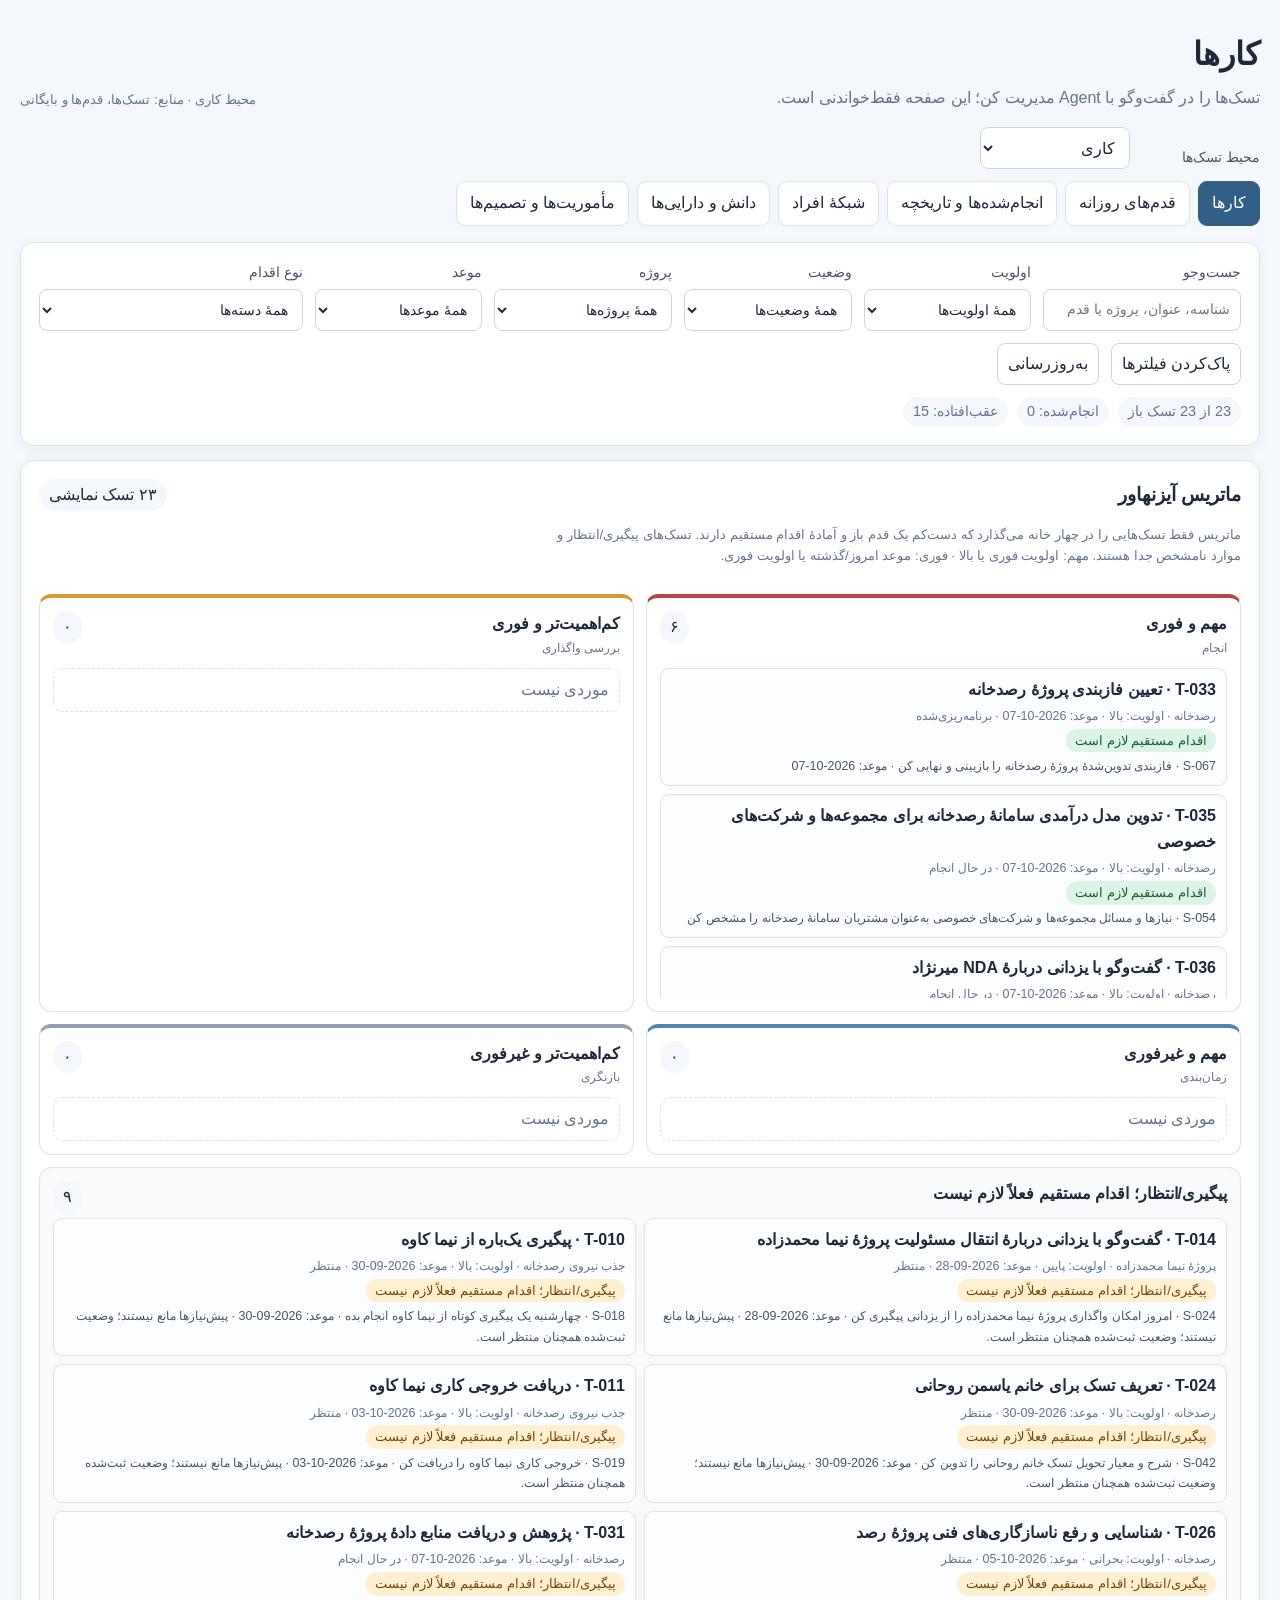
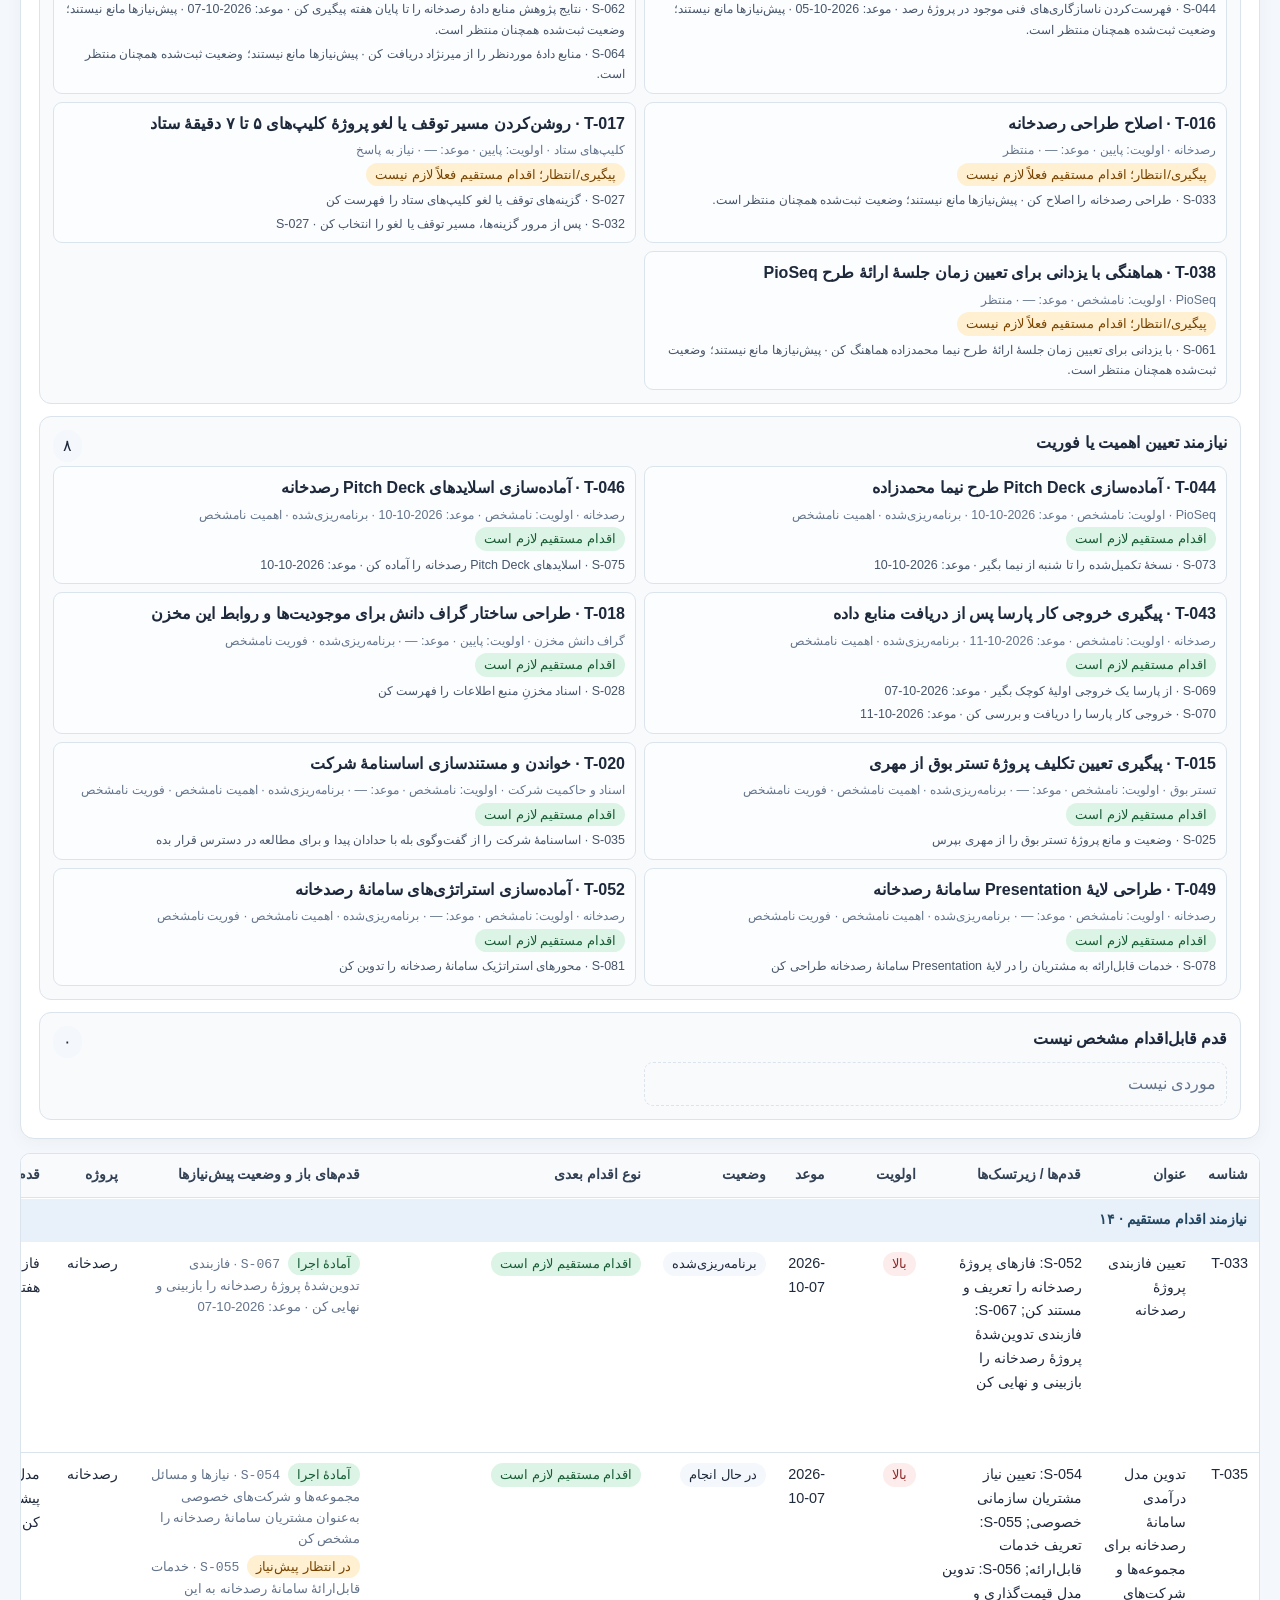
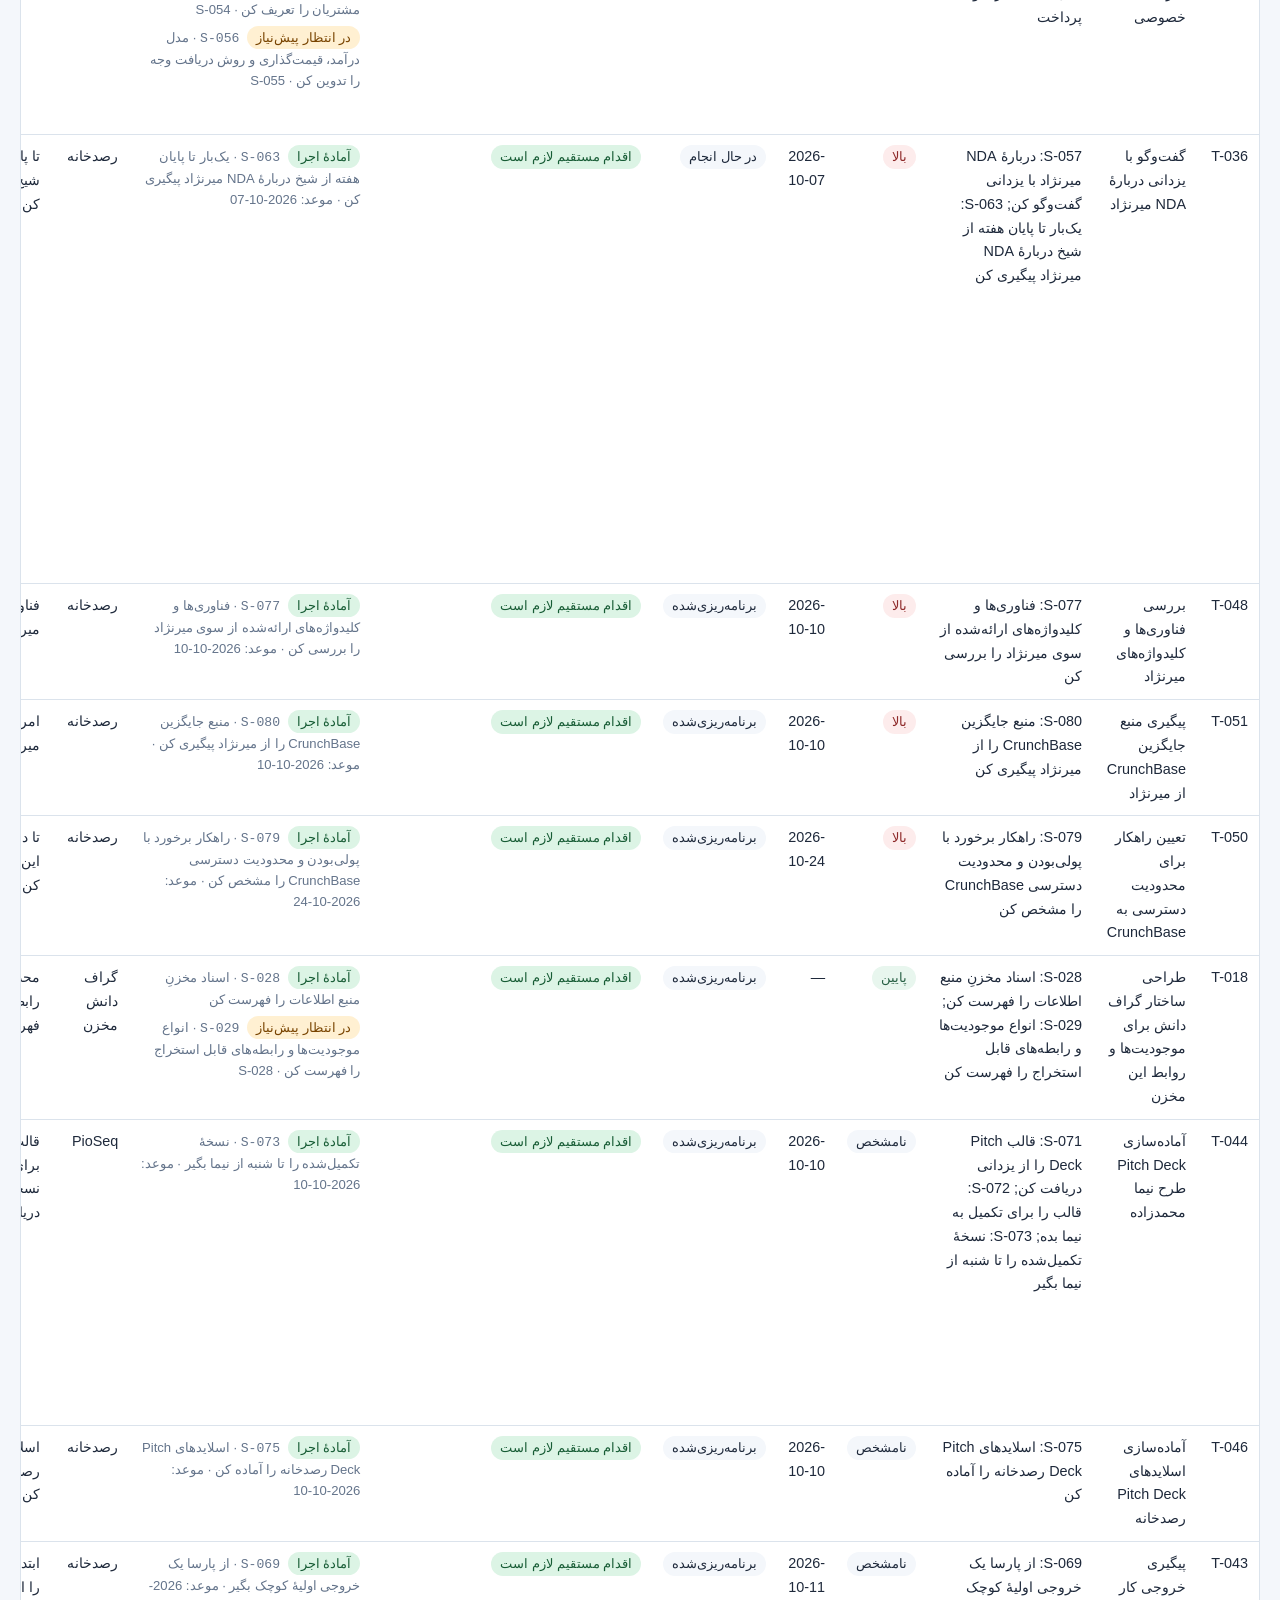
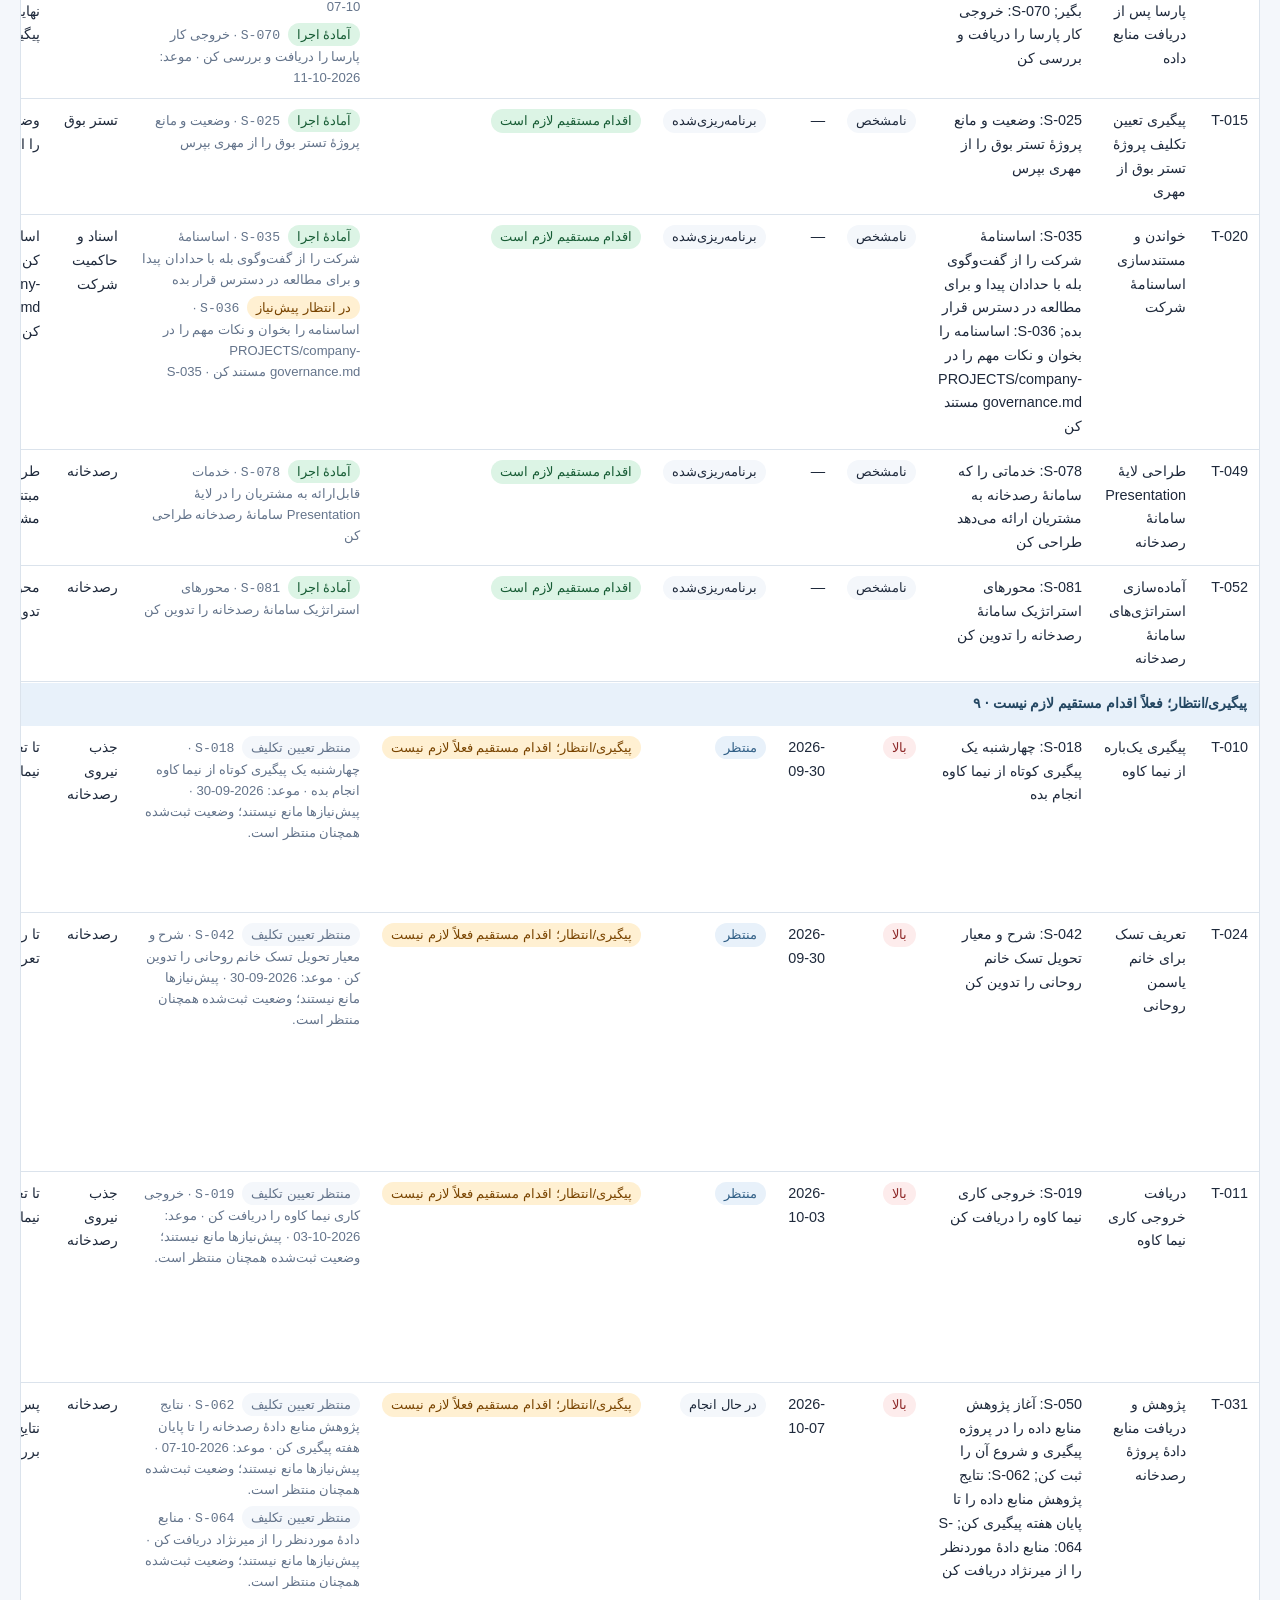
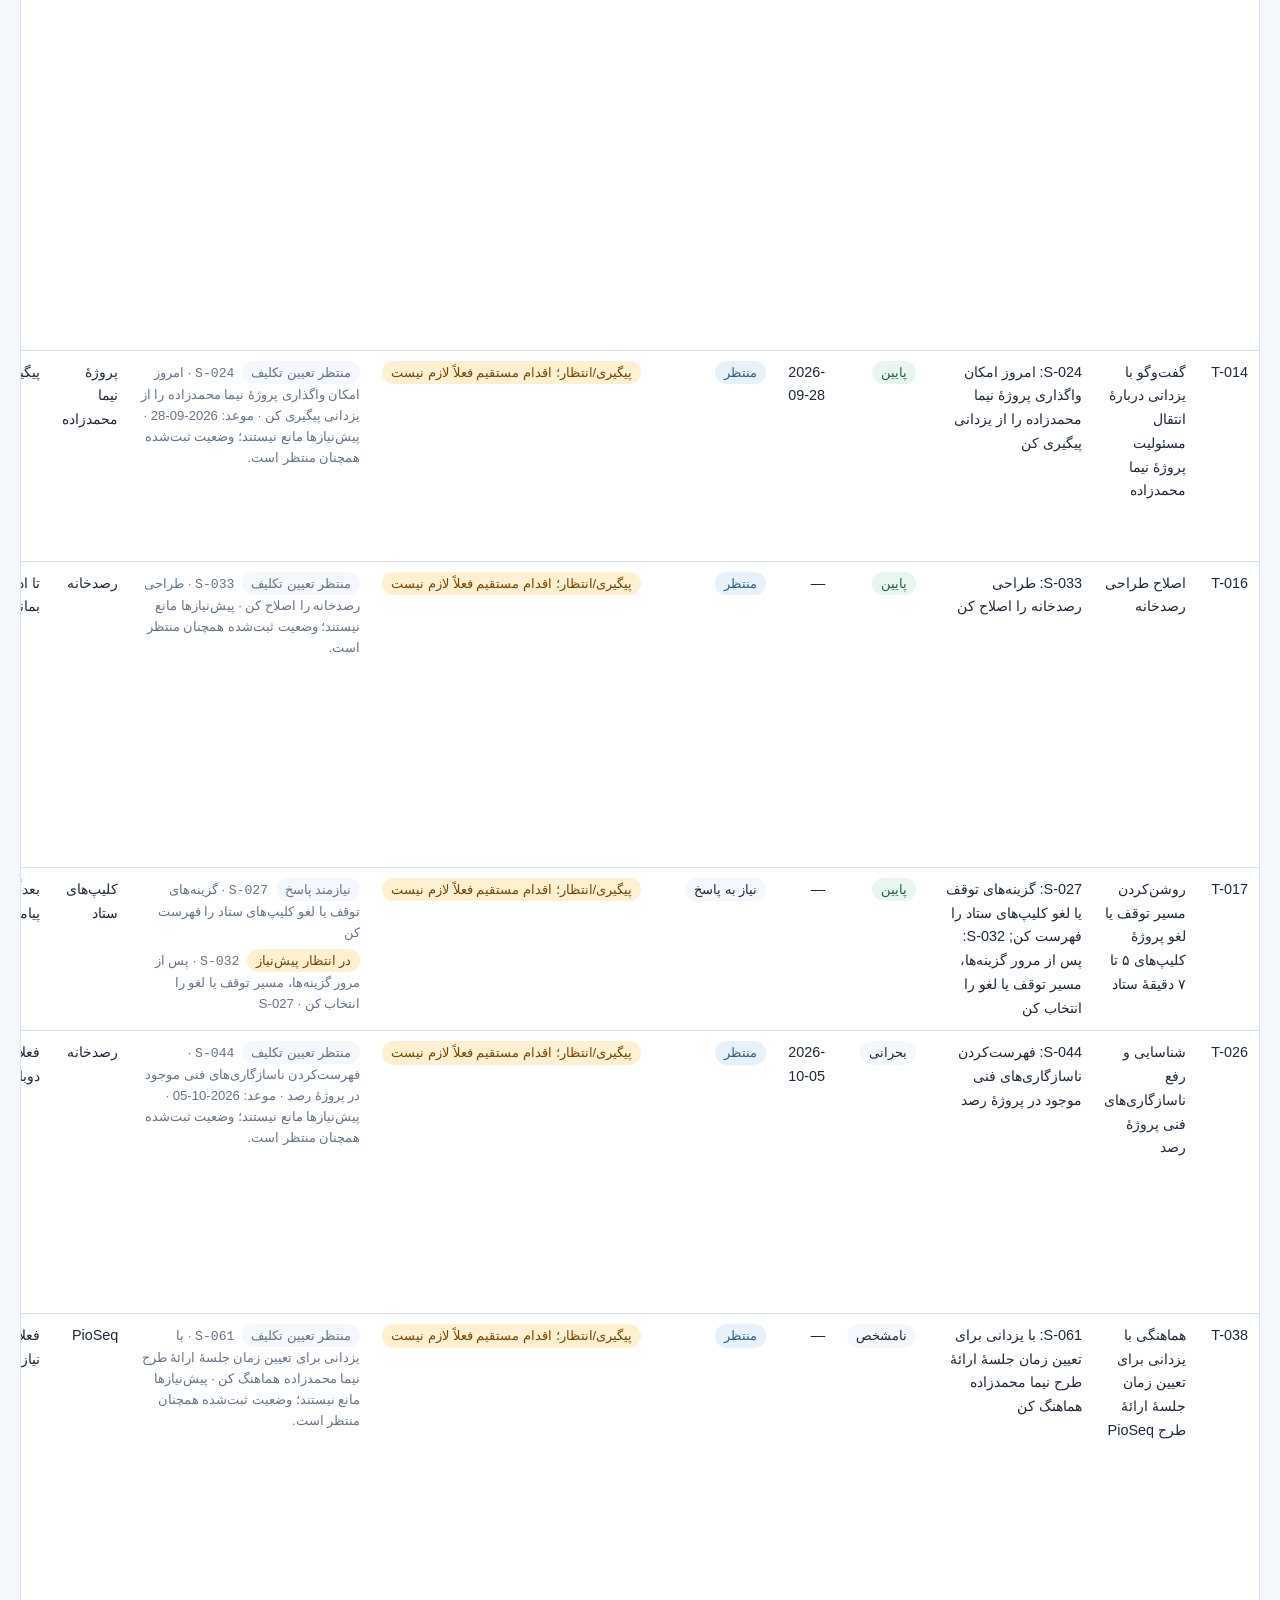
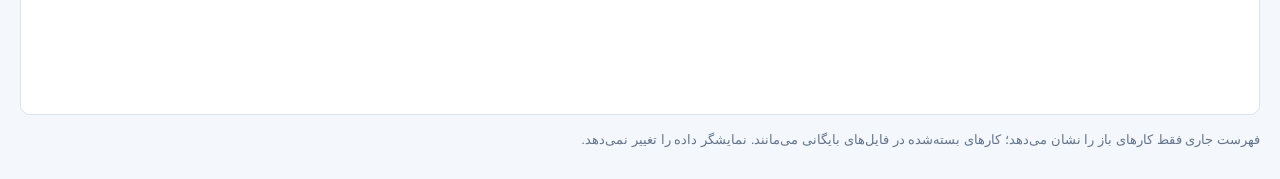
<file: app/index.html>
<!doctype html>
<html lang="fa" dir="rtl">
<head>
  <meta charset="utf-8"><meta name="viewport" content="width=device-width, initial-scale=1">
  <title>کارها | همراه مدیریت کارها</title><link rel="stylesheet" href="shared.css">
</head>
<body><main>
  <header class="top"><div><h1>کارها</h1><p class="subtitle">تسک‌ها را در گفت‌وگو با Agent مدیریت کن؛ این صفحه فقط‌خواندنی است.</p></div><p id="source" class="source">در حال خواندن فایل‌های تسک…</p></header>
  <section class="panel" aria-label="فیلتر تسک‌ها">
    <div class="filters">
      <label>جست‌وجو<input id="search" type="search" placeholder="شناسه، عنوان، پروژه یا قدم بعدی"></label>
      <label>اولویت<select id="priority"><option value="">همهٔ اولویت‌ها</option></select></label>
      <label>وضعیت<select id="status"><option value="">همهٔ وضعیت‌ها</option></select></label>
      <label>پروژه<select id="project"><option value="">همهٔ پروژه‌ها</option></select></label>
      <label>موعد<select id="deadline"><option value="">همهٔ موعدها</option><option value="overdue">عقب‌افتاده</option><option value="week">۷ روز آینده</option><option value="none">بدون موعد</option></select></label>
      <label>نوع اقدام<select id="action"><option value="">همهٔ دسته‌ها</option><option value="direct">نیازمند اقدام مستقیم</option><option value="followup">پیگیری/انتظار؛ بدون اقدام مستقیم فعلاً</option><option value="unclear">قدم قابل‌اقدام مشخص نیست</option></select></label><button id="reset" type="button">پاک‌کردن فیلترها</button><button id="reload" type="button">به‌روزرسانی</button>
    </div>
    <div class="stats" aria-live="polite"><span id="count" class="pill">—</span><span id="done" class="pill">—</span><span id="overdueCount" class="pill">—</span></div>
  </section>
  <section class="panel matrix-panel" aria-labelledby="matrix-title">
    <div class="matrix-heading"><div><h2 id="matrix-title">ماتریس آیزنهاور</h2><p class="kicker">ماتریس فقط تسک‌هایی را در چهار خانه می‌گذارد که دست‌کم یک قدم باز و آمادهٔ اقدام مستقیم دارند. تسک‌های پیگیری/انتظار و موارد نامشخص جدا هستند. مهم: اولویت فوری یا بالا · فوری: موعد امروز/گذشته یا اولویت فوری.</p></div><span id="matrix-total" class="pill" aria-live="polite">—</span></div>
    <div class="matrix-grid">
      <section class="matrix-quadrant" data-quadrant="do" aria-labelledby="matrix-do-title"><div class="matrix-quadrant-head"><h3 id="matrix-do-title">مهم و فوری <small>انجام</small></h3><span id="matrix-do-count" class="pill">۰</span></div><ol id="matrix-do" class="matrix-list"></ol></section>
      <section class="matrix-quadrant" data-quadrant="delegate" aria-labelledby="matrix-delegate-title"><div class="matrix-quadrant-head"><h3 id="matrix-delegate-title">کم‌اهمیت‌تر و فوری <small>بررسی واگذاری</small></h3><span id="matrix-delegate-count" class="pill">۰</span></div><ol id="matrix-delegate" class="matrix-list"></ol></section>
      <section class="matrix-quadrant" data-quadrant="schedule" aria-labelledby="matrix-schedule-title"><div class="matrix-quadrant-head"><h3 id="matrix-schedule-title">مهم و غیرفوری <small>زمان‌بندی</small></h3><span id="matrix-schedule-count" class="pill">۰</span></div><ol id="matrix-schedule" class="matrix-list"></ol></section>
      <section class="matrix-quadrant" data-quadrant="review" aria-labelledby="matrix-review-title"><div class="matrix-quadrant-head"><h3 id="matrix-review-title">کم‌اهمیت‌تر و غیرفوری <small>بازنگری</small></h3><span id="matrix-review-count" class="pill">۰</span></div><ol id="matrix-review" class="matrix-list"></ol></section>
    </div>
    <section class="matrix-waiting" aria-labelledby="matrix-waiting-title"><div class="matrix-quadrant-head"><h3 id="matrix-waiting-title">پیگیری/انتظار؛ اقدام مستقیم فعلاً لازم نیست</h3><span id="matrix-waiting-count" class="pill">۰</span></div><ol id="matrix-waiting" class="matrix-list"></ol></section>
    <section class="matrix-undecided" aria-labelledby="matrix-undecided-title"><div class="matrix-quadrant-head"><h3 id="matrix-undecided-title">نیازمند تعیین اهمیت یا فوریت</h3><span id="matrix-undecided-count" class="pill">۰</span></div><ol id="matrix-undecided" class="matrix-list"></ol></section>
    <section class="matrix-undecided" aria-labelledby="matrix-unclassified-title"><div class="matrix-quadrant-head"><h3 id="matrix-unclassified-title">قدم قابل‌اقدام مشخص نیست</h3><span id="matrix-unclassified-count" class="pill">۰</span></div><ol id="matrix-unclassified" class="matrix-list"></ol></section>
  </section>
  <div id="error" class="error" hidden></div><div id="empty" class="empty" hidden>تسکی با این فیلترها پیدا نشد.</div>
  <div class="table-wrap"><table><thead><tr><th>شناسه</th><th>عنوان</th><th>قدم‌ها / زیرتسک‌ها</th><th>اولویت</th><th>موعد</th><th>وضعیت</th><th>نوع اقدام بعدی</th><th>قدم‌های باز و وضعیت پیش‌نیازها</th><th>پروژه</th><th>قدم بعدی</th><th>دلیل اولویت</th><th>توضیحات و گزارش اقدام‌ها</th></tr></thead><tbody id="rows"></tbody></table></div>
  <p class="foot">فهرست جاری فقط کارهای باز را نشان می‌دهد؛ کارهای بسته‌شده در فایل‌های بایگانی می‌مانند. نمایشگر داده را تغییر نمی‌دهد.</p>
</main><script src="shared.js"></script><script>
(() => {
  const A = window.TaskApp, KEYS = ["شناسه","عنوان","قدم‌ها / زیرتسک‌ها","اولویت","موعد","وضعیت","پروژه","خلاصهٔ قدم بعدی","دلیل اولویت","توضیحات"];
  const order = {"فوری":0,"بالا":1,"متوسط":2,"پایین":3,"نامشخص":4}, CLOSED = ["انجام‌شده","کنارگذاشته‌شده"];
  let tasks = [], steps = [], activeTasks = [], resolver;
  const byId = (id) => document.getElementById(id);
  A.nav("tasks");
  function taskAction(task) {
    const open = steps.filter(step=>step["شناسهٔ تسک"]===task["شناسه"]&&!CLOSED.includes(step["وضعیت"]));
    const evaluated = open.map(step=>({step,state:resolver.state(step)}));
    const direct = evaluated.filter(item=>item.state.kind==="ready");
    const pending = evaluated.filter(item=>["waiting","blocked"].includes(item.state.kind));
    if(direct.length)return {kind:"direct",label:"اقدام مستقیم لازم است",direct,pending};
    if(pending.length)return {kind:"followup",label:"پیگیری/انتظار؛ اقدام مستقیم فعلاً لازم نیست",direct:[],pending};
    const parentState=resolver.state(task);
    if(["waiting","blocked"].includes(parentState.kind))return {kind:"followup",label:"پیگیری/انتظار؛ اقدام مستقیم فعلاً لازم نیست",direct:[],pending:[{step:task,state:parentState}]};
    return {kind:"unclear",label:"قدم قابل‌اقدام مشخص نیست",direct:[],pending:[],reason:open.length?"قدم باز با وضعیت قابل‌تشخیص ندارد.":"قدم باز ثبت نشده است."};
  }
  function actionBadge(mode) { const badge=A.badge(mode.label,"action"); badge.dataset.state=mode.kind; return badge; }
  function actionDetails(task) {
    const mode=taskAction(task), box=document.createElement("div"); box.className="action-details";
    const items=[...mode.direct,...mode.pending];
    for(const item of items) {
      const line=document.createElement("div"), id=document.createElement("bdi"), step=item.step, state=A.badge(item.state.label,"readiness"); state.dataset.state=item.state.kind;
      id.dir="ltr";id.textContent=step["شناسهٔ قدم"]||step["شناسه"]||"—";
      line.append(state," ",id," · "+(step["قدم اتمی"]||step["عنوان"]||""));
      if(step["موعد"]&&step["موعد"]!=="—")line.append(" · موعد: "+step["موعد"]);
      if(item.state.reason)line.append(" · "+item.state.reason);
      box.append(line);
    }
    if(mode.reason){const note=document.createElement("div");note.textContent=mode.reason;box.append(note);}
    return box;
  }
  function matrixGroup(task, today) {
    const mode=taskAction(task);
    if(mode.kind==="followup")return "waiting";
    if(mode.kind==="unclear")return "unclassified";
    const priority=task["اولویت"], due=A.dateValue(task["موعد"]);
    const important=["فوری","بالا"].includes(priority) ? true : ["متوسط","پایین"].includes(priority) ? false : null;
    const urgent=priority==="فوری" ? true : due ? due<=today : null;
    if(important===null || urgent===null)return "undecided";
    return important ? (urgent ? "do" : "schedule") : (urgent ? "delegate" : "review");
  }
  function renderMatrix(list) {
    const groups={do:[],delegate:[],schedule:[],review:[],waiting:[],undecided:[],unclassified:[]}, today=A.today();
    for(const task of list)groups[matrixGroup(task,today)].push(task);
    for(const [key,items] of Object.entries(groups)) {
      items.sort((a,b)=>{const da=A.dateValue(a["موعد"]),db=A.dateValue(b["موعد"]);if(da&&db&&da-db)return da-db;if(da&&!db)return -1;if(!da&&db)return 1;return (order[a["اولویت"]]??4)-(order[b["اولویت"]]??4)||a["شناسه"].localeCompare(b["شناسه"]);});
      const container=byId("matrix-"+key);container.replaceChildren();
      for(const task of items) {
        const item=document.createElement("li"), link=document.createElement("a"), meta=document.createElement("span");
        link.href="#task-"+task["شناسه"];link.textContent=task["شناسه"]+" · "+task["عنوان"];
        meta.className="matrix-task-meta";
        const missing=[];
        if(key==="undecided") { if(!["فوری","بالا","متوسط","پایین"].includes(task["اولویت"]))missing.push("اهمیت نامشخص");if(task["اولویت"]!=="فوری"&&!A.dateValue(task["موعد"]))missing.push("فوریت نامشخص"); }
        meta.textContent=[task["پروژه"],"اولویت: "+task["اولویت"],"موعد: "+task["موعد"],task["وضعیت"],...missing].filter(v=>v&&v!=="—").join(" · ");
        item.append(link,meta,actionBadge(taskAction(task)));
        const mode=taskAction(task), relevant=mode.kind==="direct"?mode.direct:mode.pending;
        for(const entry of relevant){const next=document.createElement("span"),step=entry.step;next.className="matrix-task-next";next.textContent=(step["شناسهٔ قدم"]||step["شناسه"])+" · "+(step["قدم اتمی"]||step["عنوان"]||"")+(step["موعد"]&&step["موعد"]!=="—"?" · موعد: "+step["موعد"]:"")+(entry.state.reason?" · "+entry.state.reason:"");item.append(next);}
        if(mode.reason){const next=document.createElement("span");next.className="matrix-task-next";next.textContent=mode.reason;item.append(next);}
        container.append(item);
      }
      if(!items.length){const empty=document.createElement("li");empty.className="matrix-list-empty";empty.textContent="موردی نیست";container.append(empty);}
      byId("matrix-"+key+"-count").textContent=items.length.toLocaleString("fa-IR");
    }
    byId("matrix-total").textContent=list.length.toLocaleString("fa-IR")+" تسک نمایشی";
  }
  function fill(id, key, label) { const select=byId(id), current=select.value; select.replaceChildren(new Option(label,"")); [...new Set(activeTasks.map(t=>t[key]).filter(v=>v&&v!=="—"))].sort((a,b)=>a.localeCompare(b,"fa")).forEach(v=>select.add(new Option(v,v))); if([...select.options].some(o=>o.value===current))select.value=current; }
  function filtered() {
    const q=A.normalize(byId("search").value), p=byId("priority").value, s=byId("status").value, project=byId("project").value, mode=byId("deadline").value, action=byId("action").value, now=A.today();
    return activeTasks.filter(t=>{
      if(action&&taskAction(t).kind!==action)return false;
      if(q&&!A.normalize([...KEYS.map(k=>t[k]),t["وابسته به"]].join(" ")).includes(q))return false;
      if(p&&t["اولویت"]!==p)return false;if(s&&t["وضعیت"]!==s)return false;if(project&&t["پروژه"]!==project)return false;
      const d=A.dateValue(t["موعد"]);if(mode==="none"&&d)return false;if(mode==="overdue"&&(!d||d>=now||["انجام‌شده","کنارگذاشته‌شده"].includes(t["وضعیت"])))return false;
      if(mode==="week"){const end=new Date(now);end.setDate(end.getDate()+7);if(!d||d<now||d>end||["انجام‌شده","کنارگذاشته‌شده"].includes(t["وضعیت"]))return false;}return true;
    }).sort((a,b)=>{
      const aOpen=!["انجام‌شده","کنارگذاشته‌شده"].includes(a["وضعیت"]),bOpen=!["انجام‌شده","کنارگذاشته‌شده"].includes(b["وضعیت"]);if(aOpen!==bOpen)return aOpen?-1:1;
      const pr=(order[a["اولویت"]]??4)-(order[b["اولویت"]]??4);if(pr)return pr;
      const da=A.dateValue(a["موعد"]),db=A.dateValue(b["موعد"]);if(da&&!db)return -1;if(!da&&db)return 1;if(da&&db&&da-db)return da-db;return a["شناسه"].localeCompare(b["شناسه"]);
    });
  }
  function render(){const body=byId("rows");body.replaceChildren();const list=filtered(),groups=[{kind:"direct",title:"نیازمند اقدام مستقیم"},{kind:"followup",title:"پیگیری/انتظار؛ فعلاً اقدام مستقیم لازم نیست"},{kind:"unclear",title:"قدم قابل‌اقدام مشخص نیست"}];for(const group of groups){const items=list.filter(task=>taskAction(task).kind===group.kind);if(!items.length)continue;const heading=document.createElement("tr"),cell=document.createElement("th");heading.className="task-group-row";cell.colSpan=12;cell.scope="rowgroup";cell.textContent=group.title+" · "+items.length.toLocaleString("fa-IR");heading.append(cell);body.append(heading);for(const t of items){const tr=document.createElement("tr");tr.id="task-"+t["شناسه"];A.cell(tr,t["شناسه"]);A.cell(tr,t["عنوان"]);A.cell(tr,t["قدم‌ها / زیرتسک‌ها"]);tr.insertCell().append(A.badge(t["اولویت"],"priority"));A.cell(tr,t["موعد"]);tr.insertCell().append(A.badge(t["وضعیت"],"status"));tr.insertCell().append(actionBadge(taskAction(t)));tr.insertCell().append(actionDetails(t));A.cell(tr,t["پروژه"]);A.cell(tr,t["خلاصهٔ قدم بعدی"]);A.cell(tr,t["دلیل اولویت"]);A.cell(tr,t["توضیحات"]);body.append(tr);}}renderMatrix(list);
    const open=tasks.filter(t=>!["انجام‌شده","کنارگذاشته‌شده"].includes(t["وضعیت"]));const done=tasks.filter(t=>t["وضعیت"]==="انجام‌شده");const overdue=open.filter(t=>{const d=A.dateValue(t["موعد"]);return d&&d<A.today()});byId("count").textContent=list.length+" از "+open.length+" تسک باز";byId("done").textContent="انجام‌شده: "+done.length;byId("overdueCount").textContent="عقب‌افتاده: "+overdue.length;byId("empty").hidden=list.length>0;}
  async function load(){byId("error").hidden=true;try{const data=await A.dependencyData();tasks=data.tasks;steps=data.steps;resolver=data.resolver;activeTasks=tasks.filter(t=>!CLOSED.includes(t["وضعیت"]));fill("priority","اولویت","همهٔ اولویت‌ها");fill("status","وضعیت","همهٔ وضعیت‌ها");fill("project","پروژه","همهٔ پروژه‌ها");byId("source").textContent="محیط "+A.environments[A.environment()] +" · منابع: تسک‌ها، قدم‌ها و بایگانی";render();}catch(e){A.showError(e);byId("source").textContent="بارگذاری ناموفق";}}
  ["search","priority","status","project","deadline","action"].forEach(id=>byId(id).addEventListener("input",render));byId("reset").addEventListener("click",()=>{["search","priority","status","project","deadline","action"].forEach(id=>byId(id).value="");render()});byId("reload").addEventListener("click",load);load();
})();
</script></body></html>
</file>
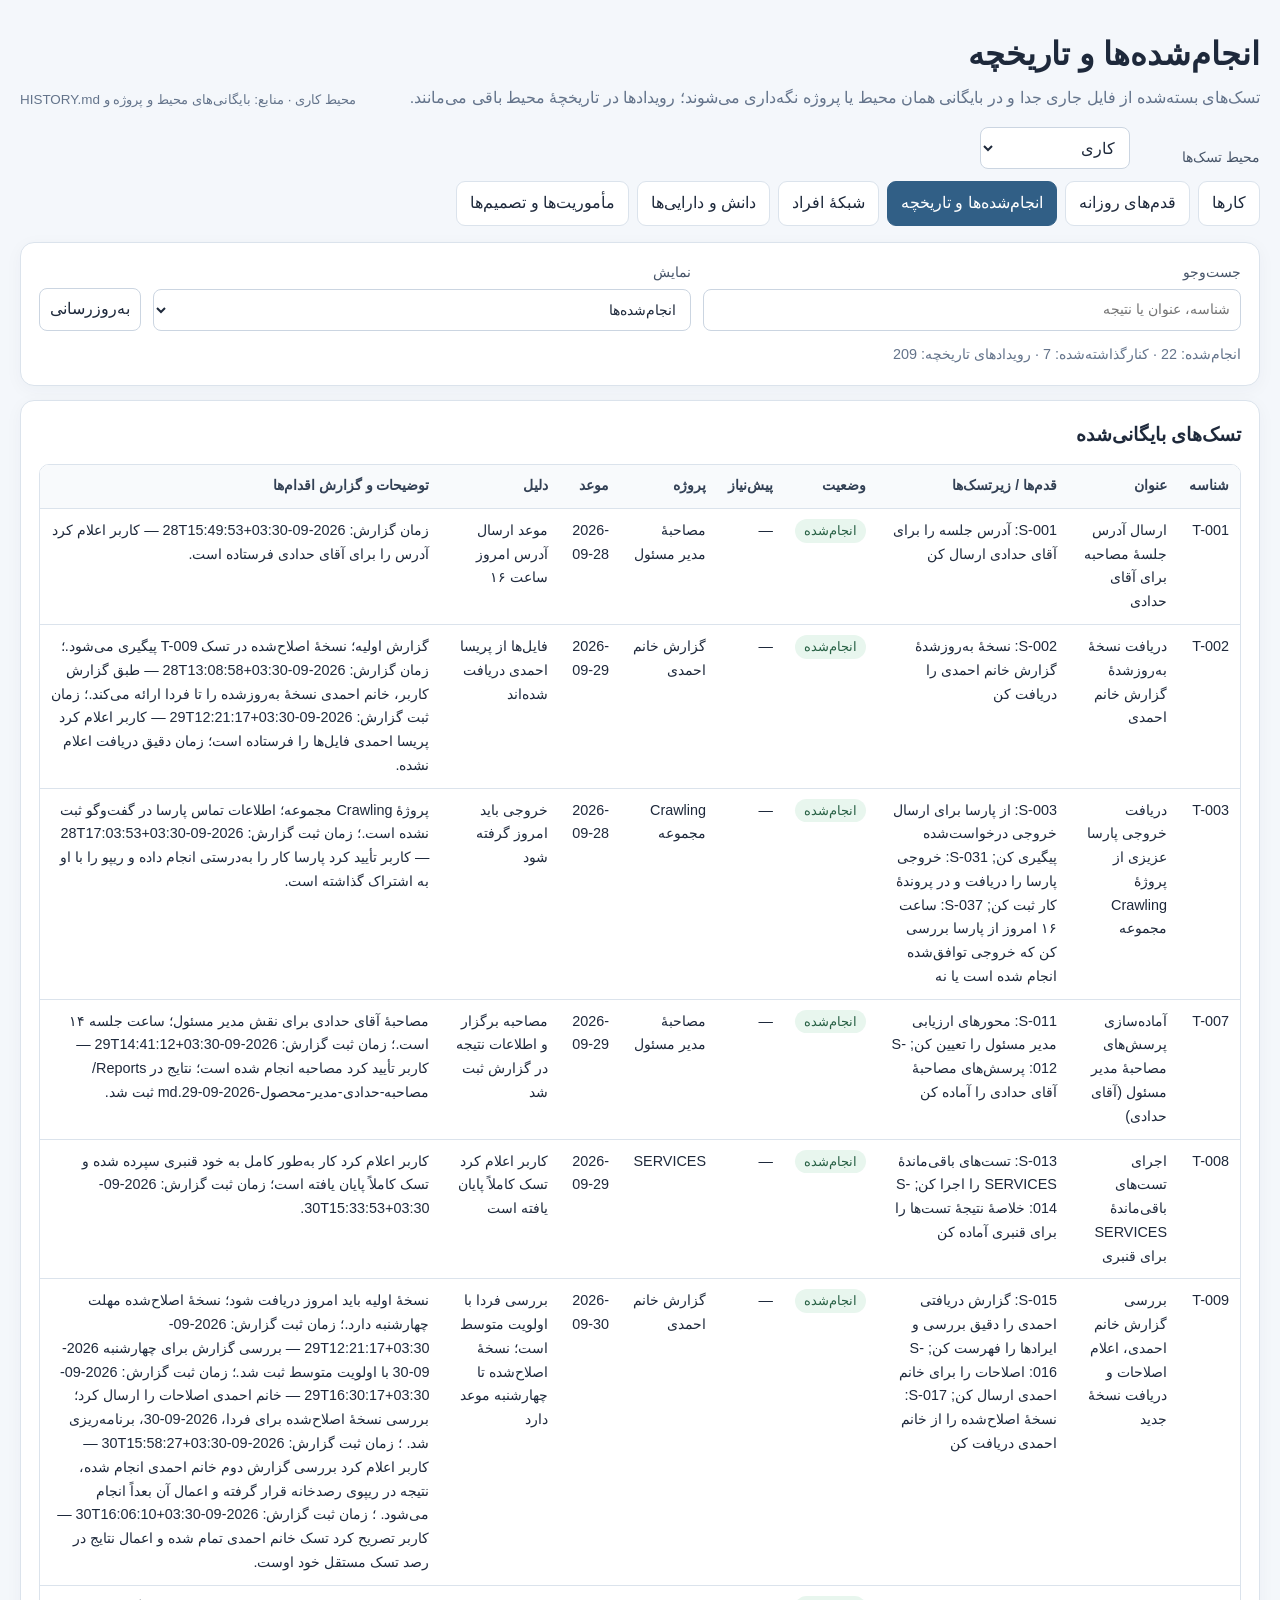
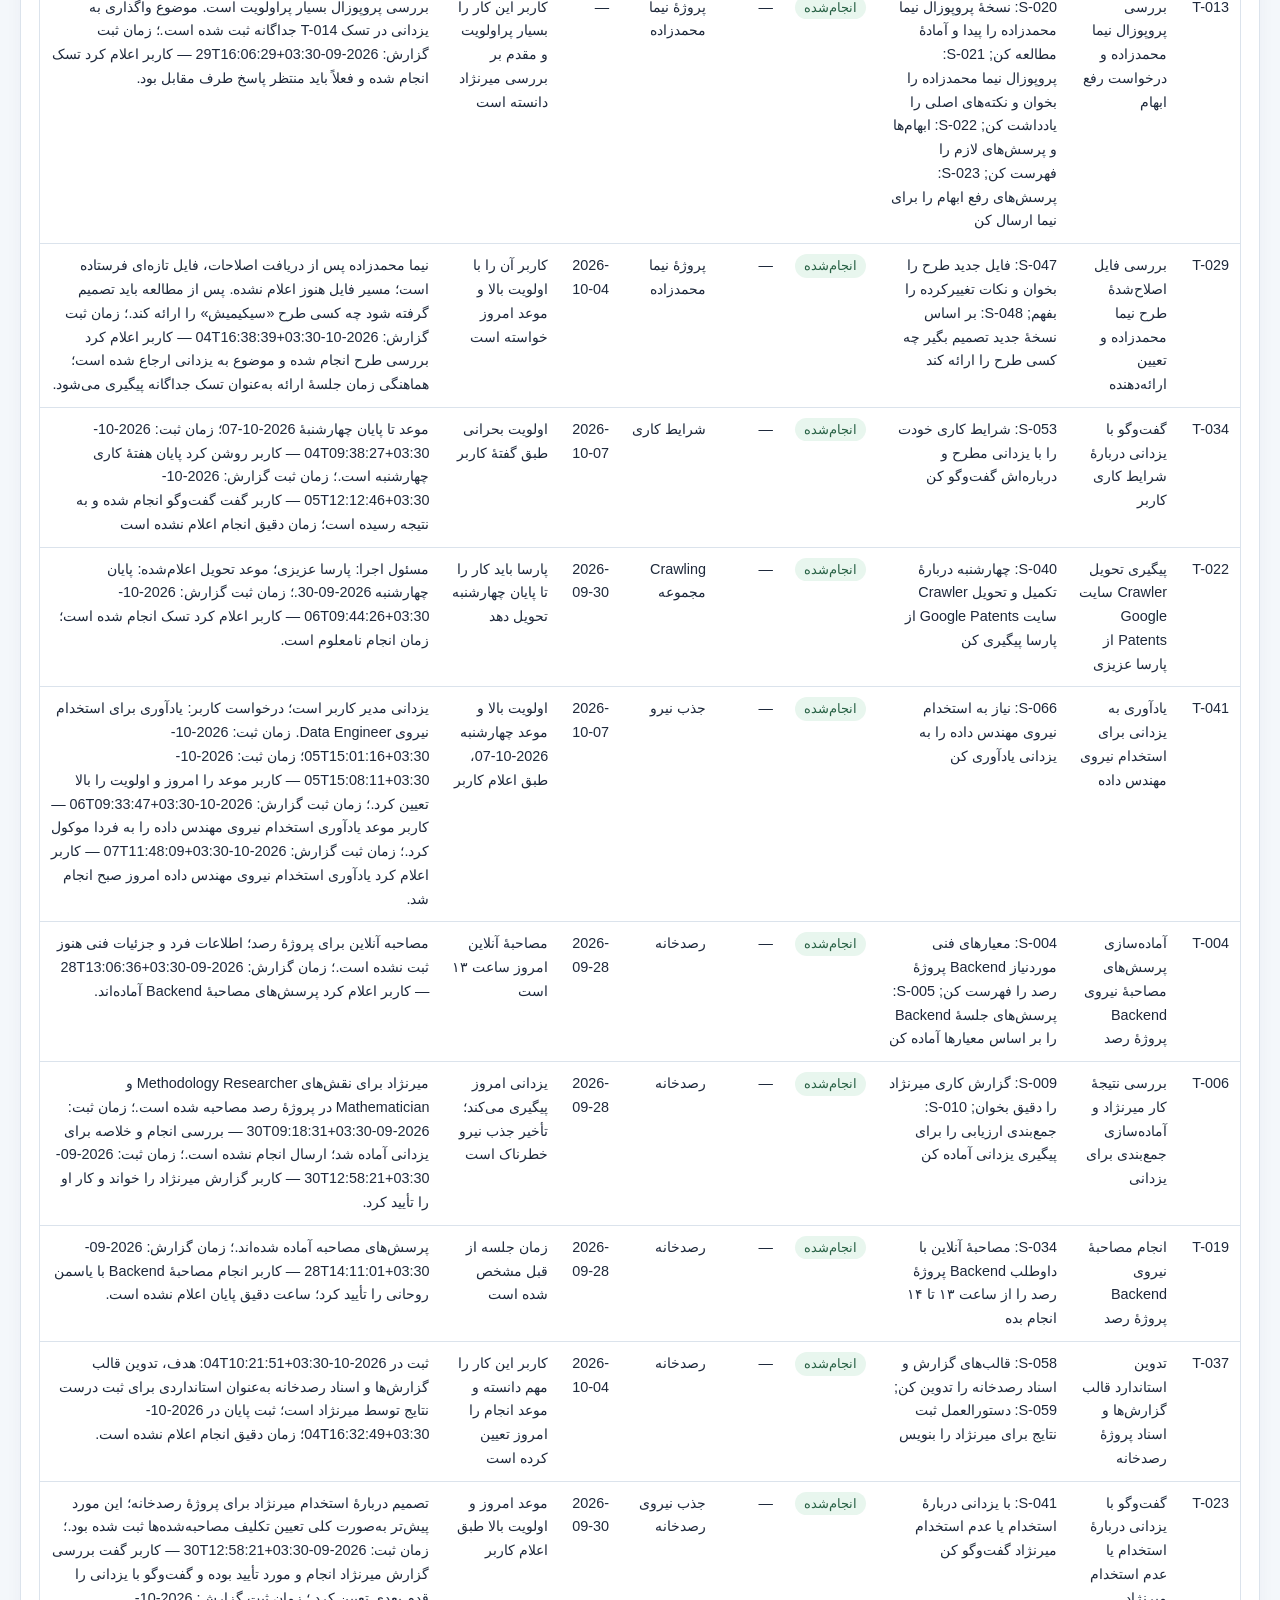
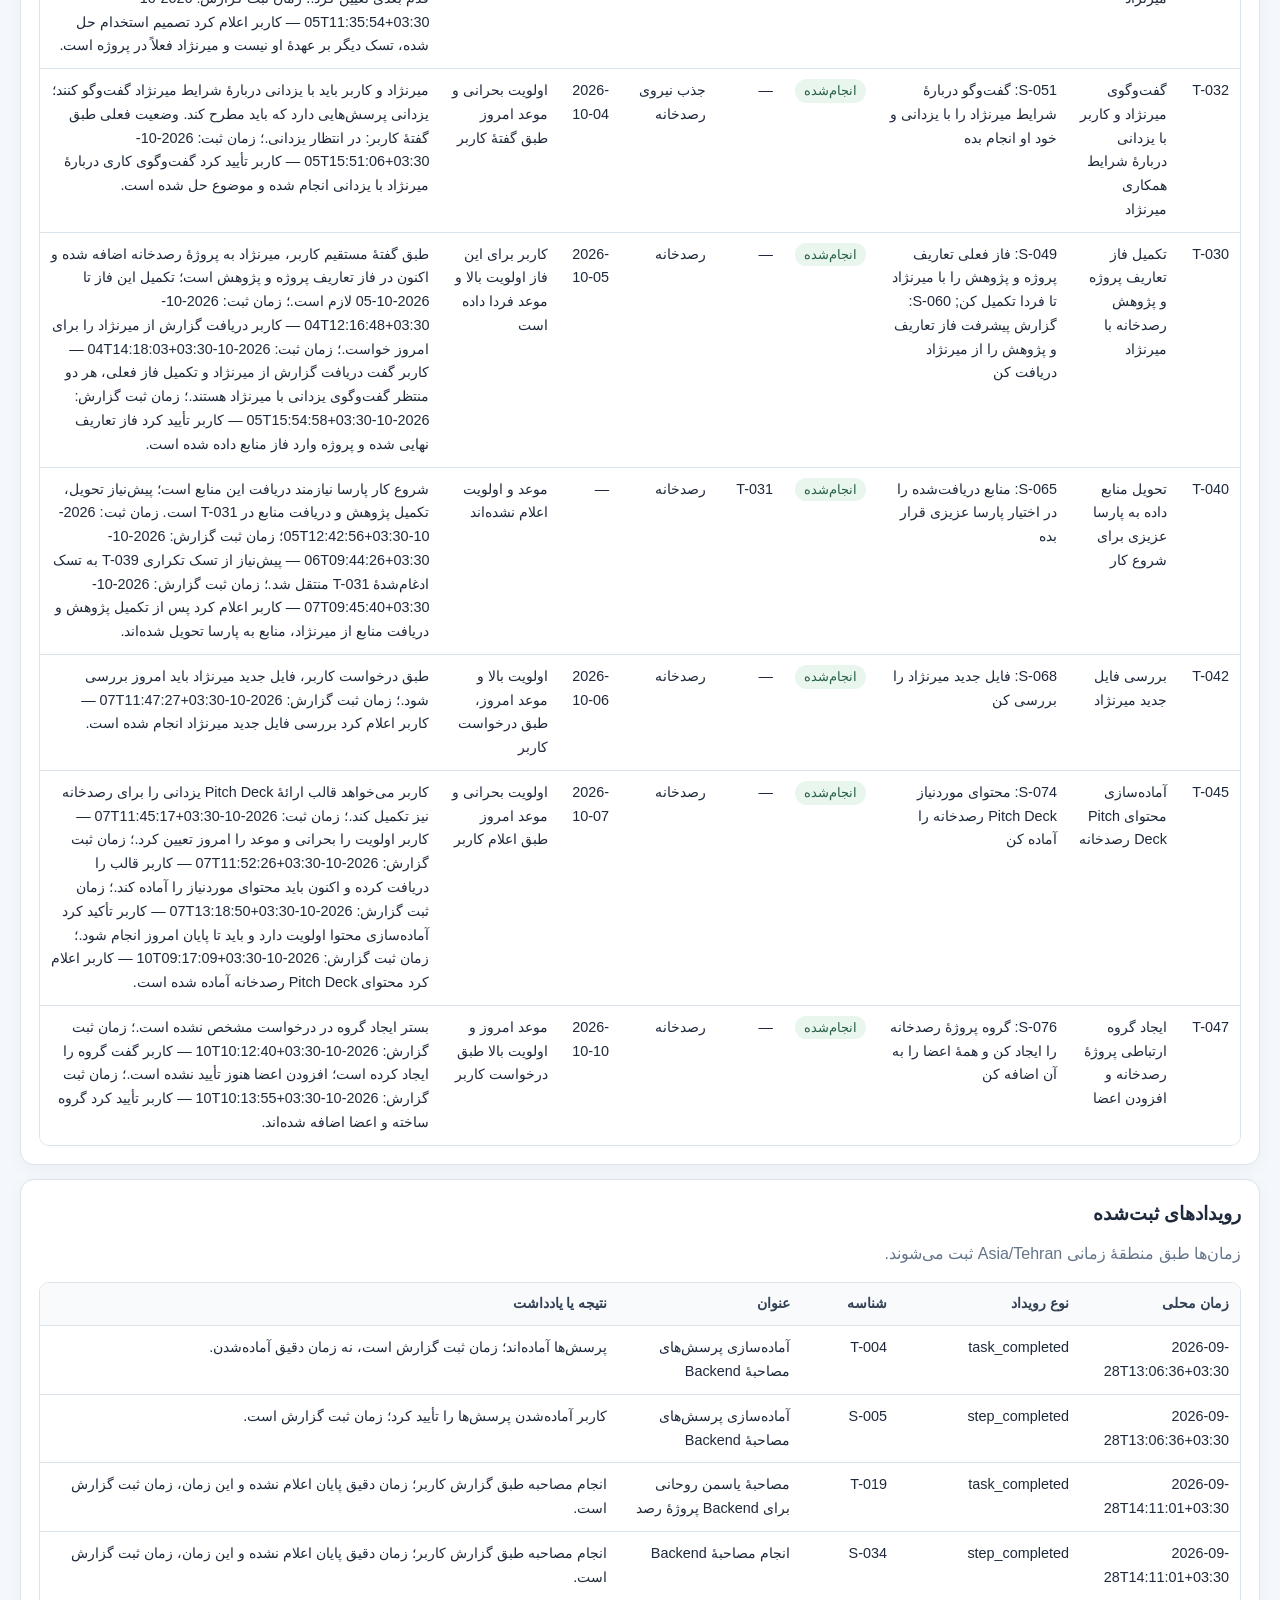
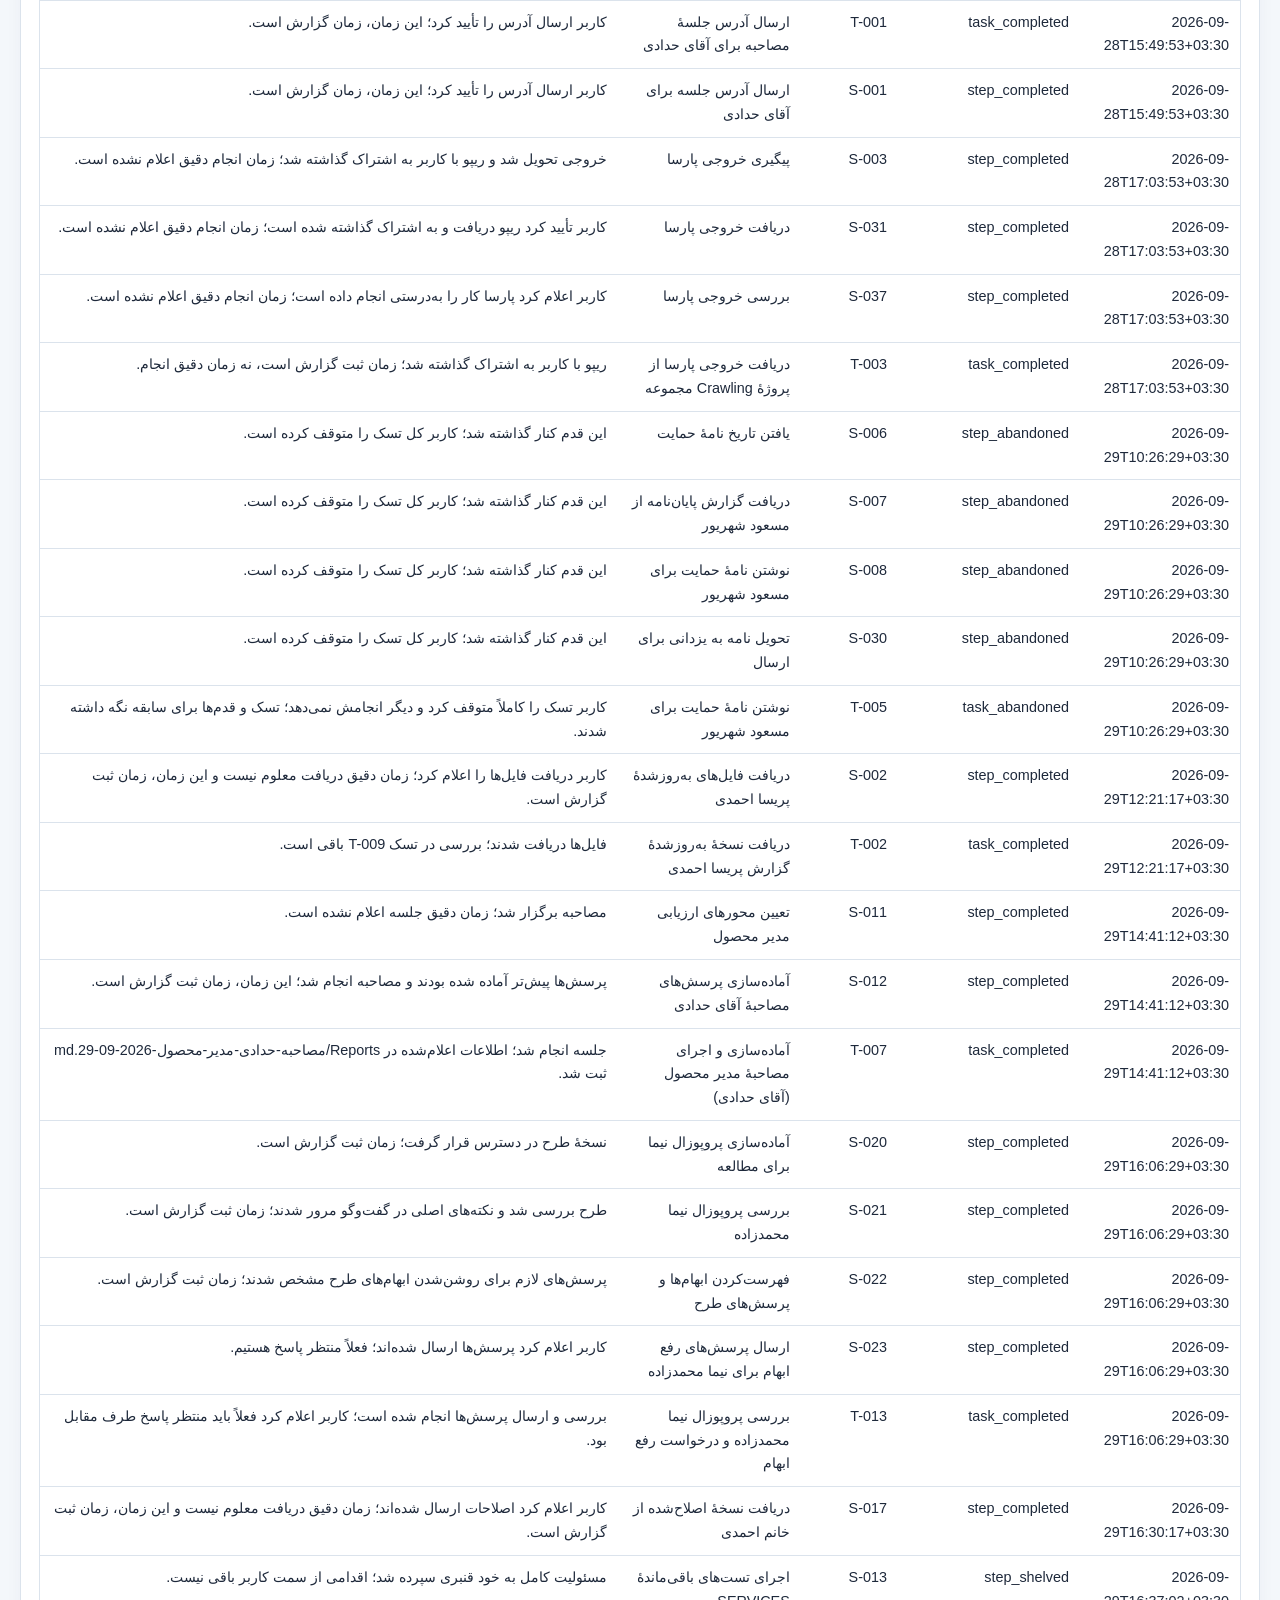
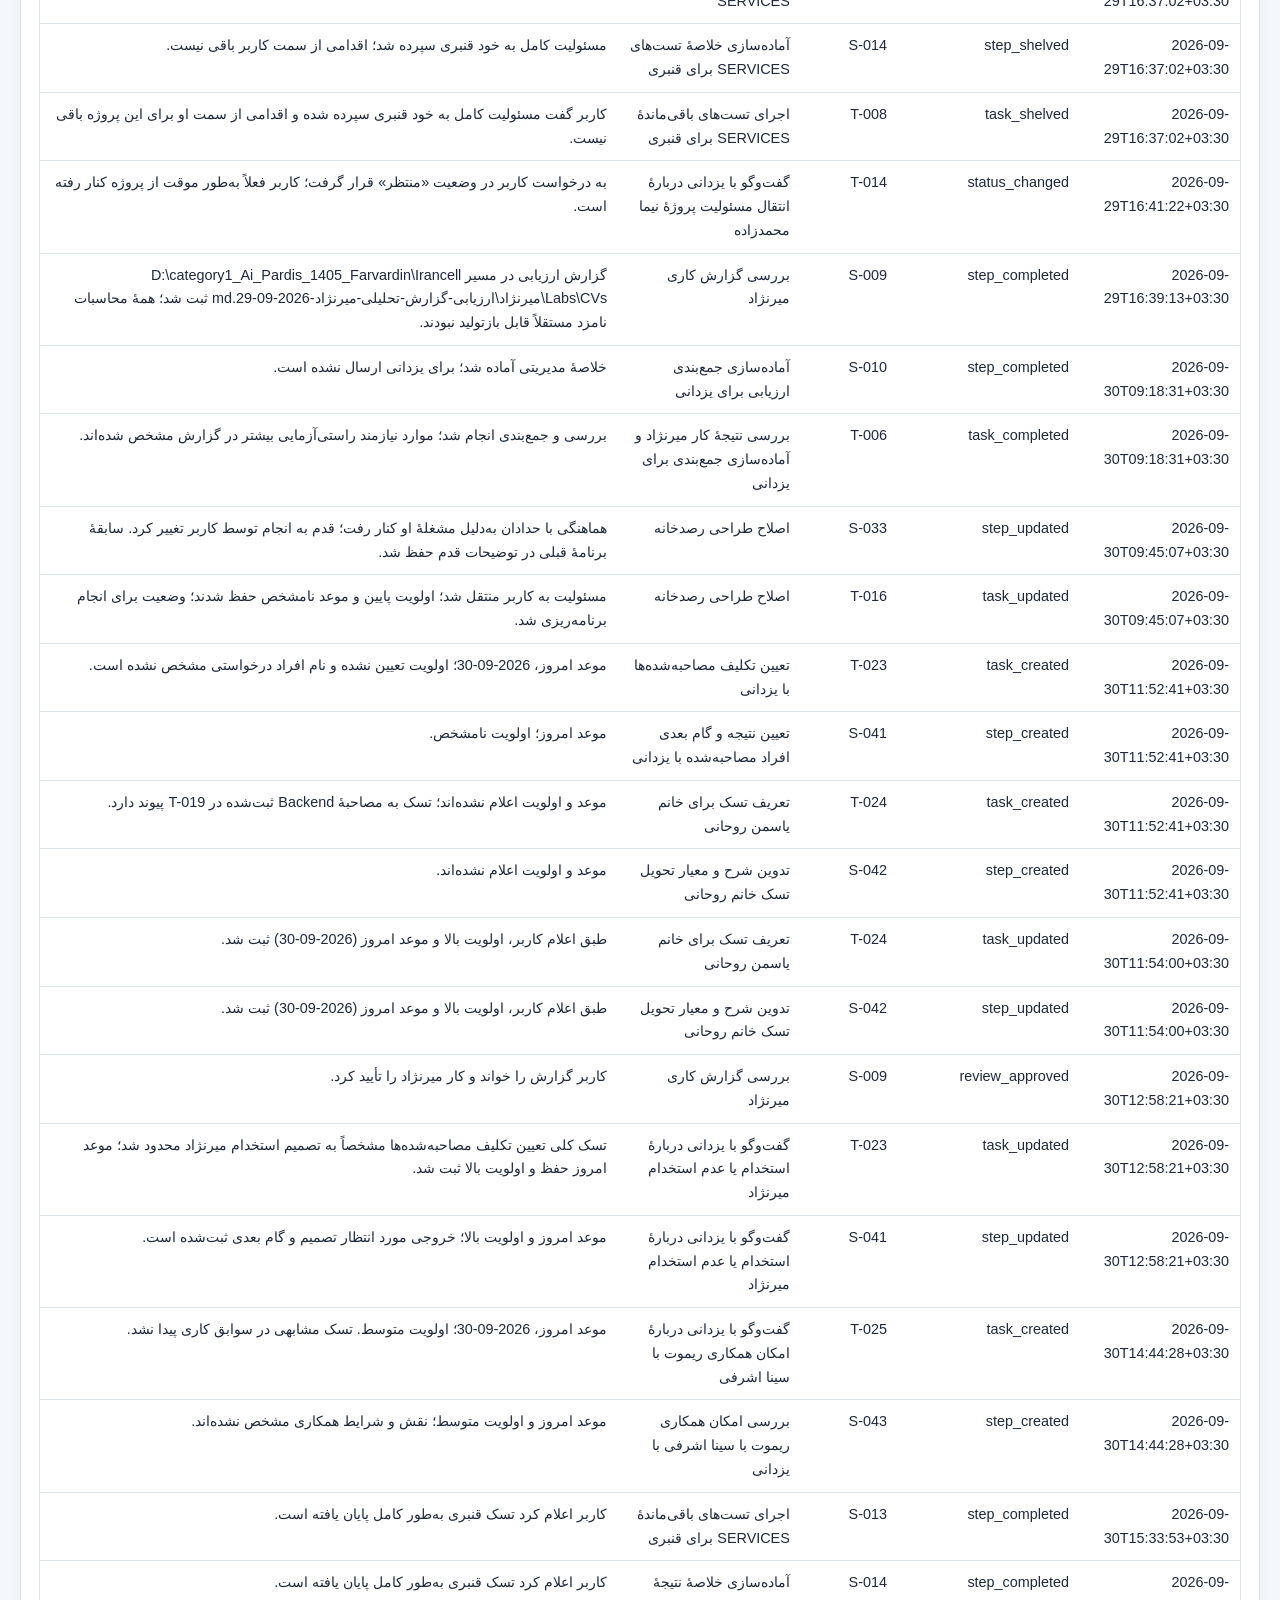
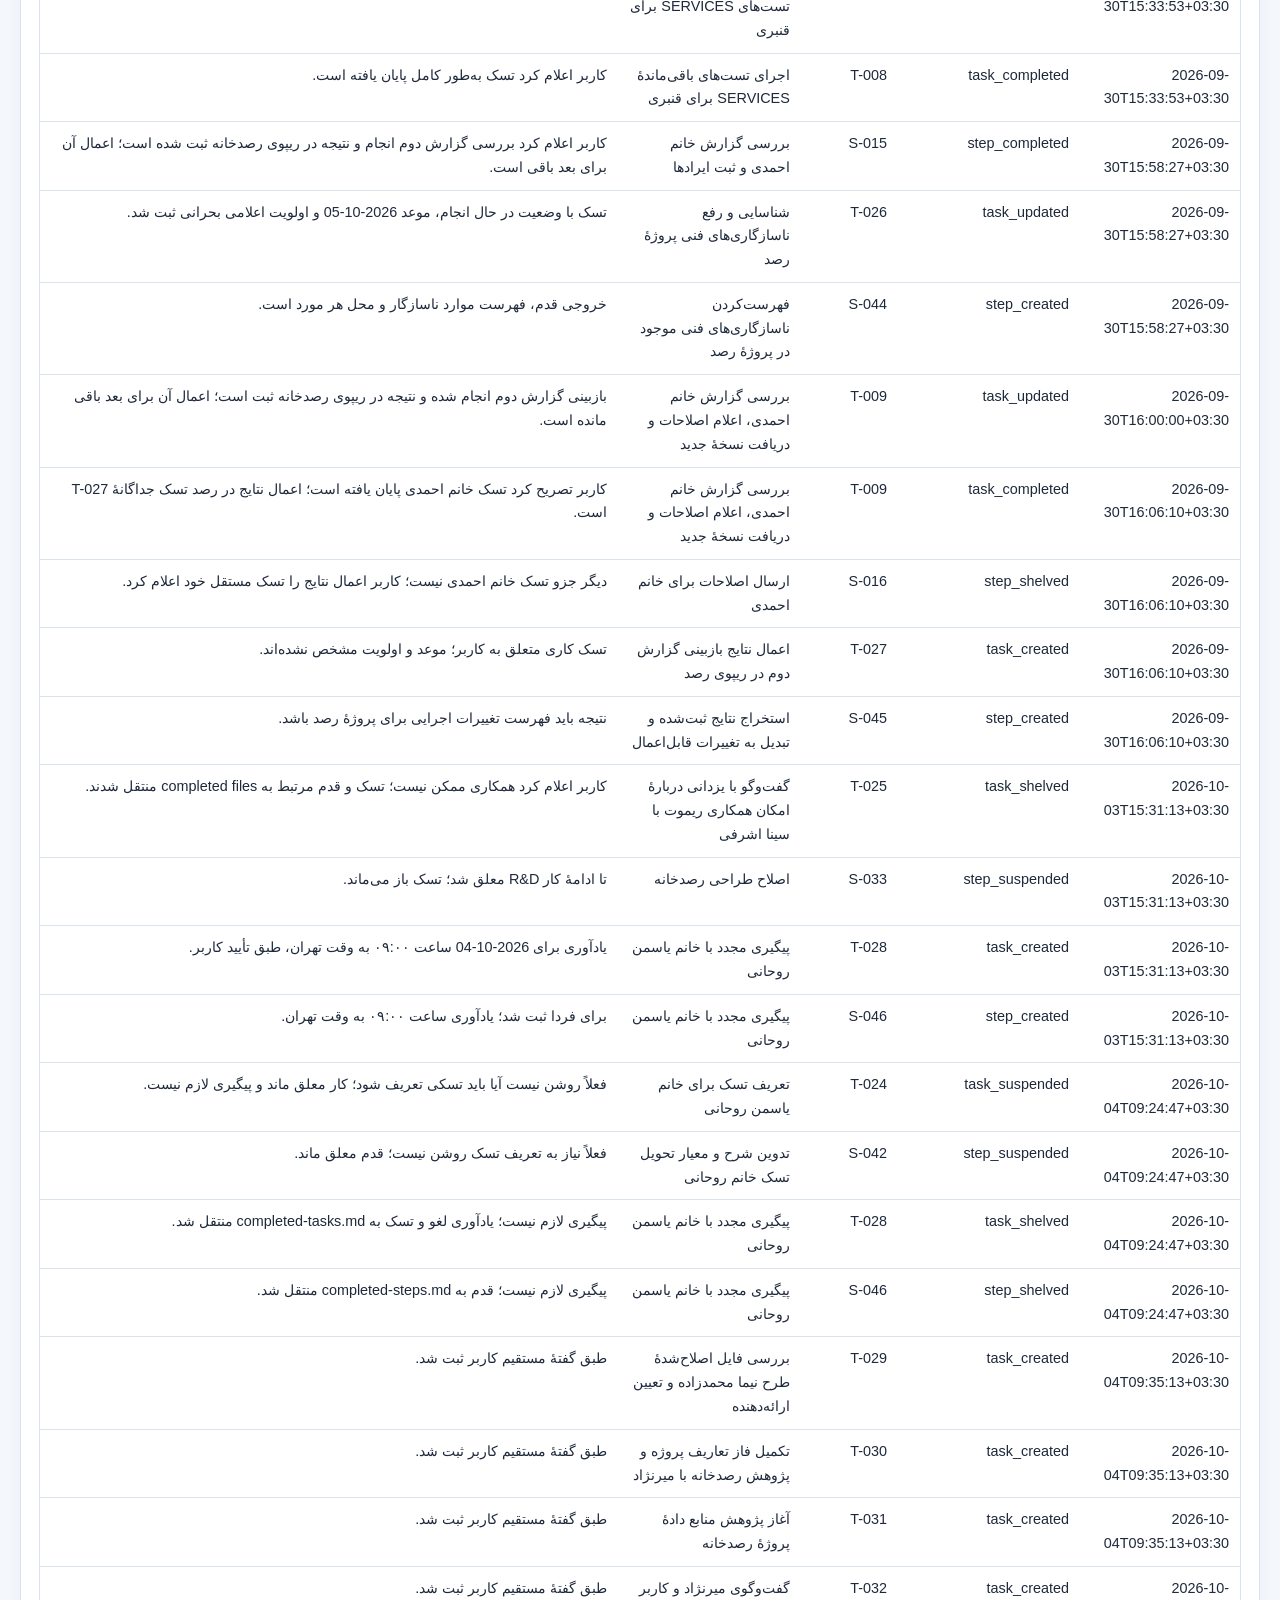
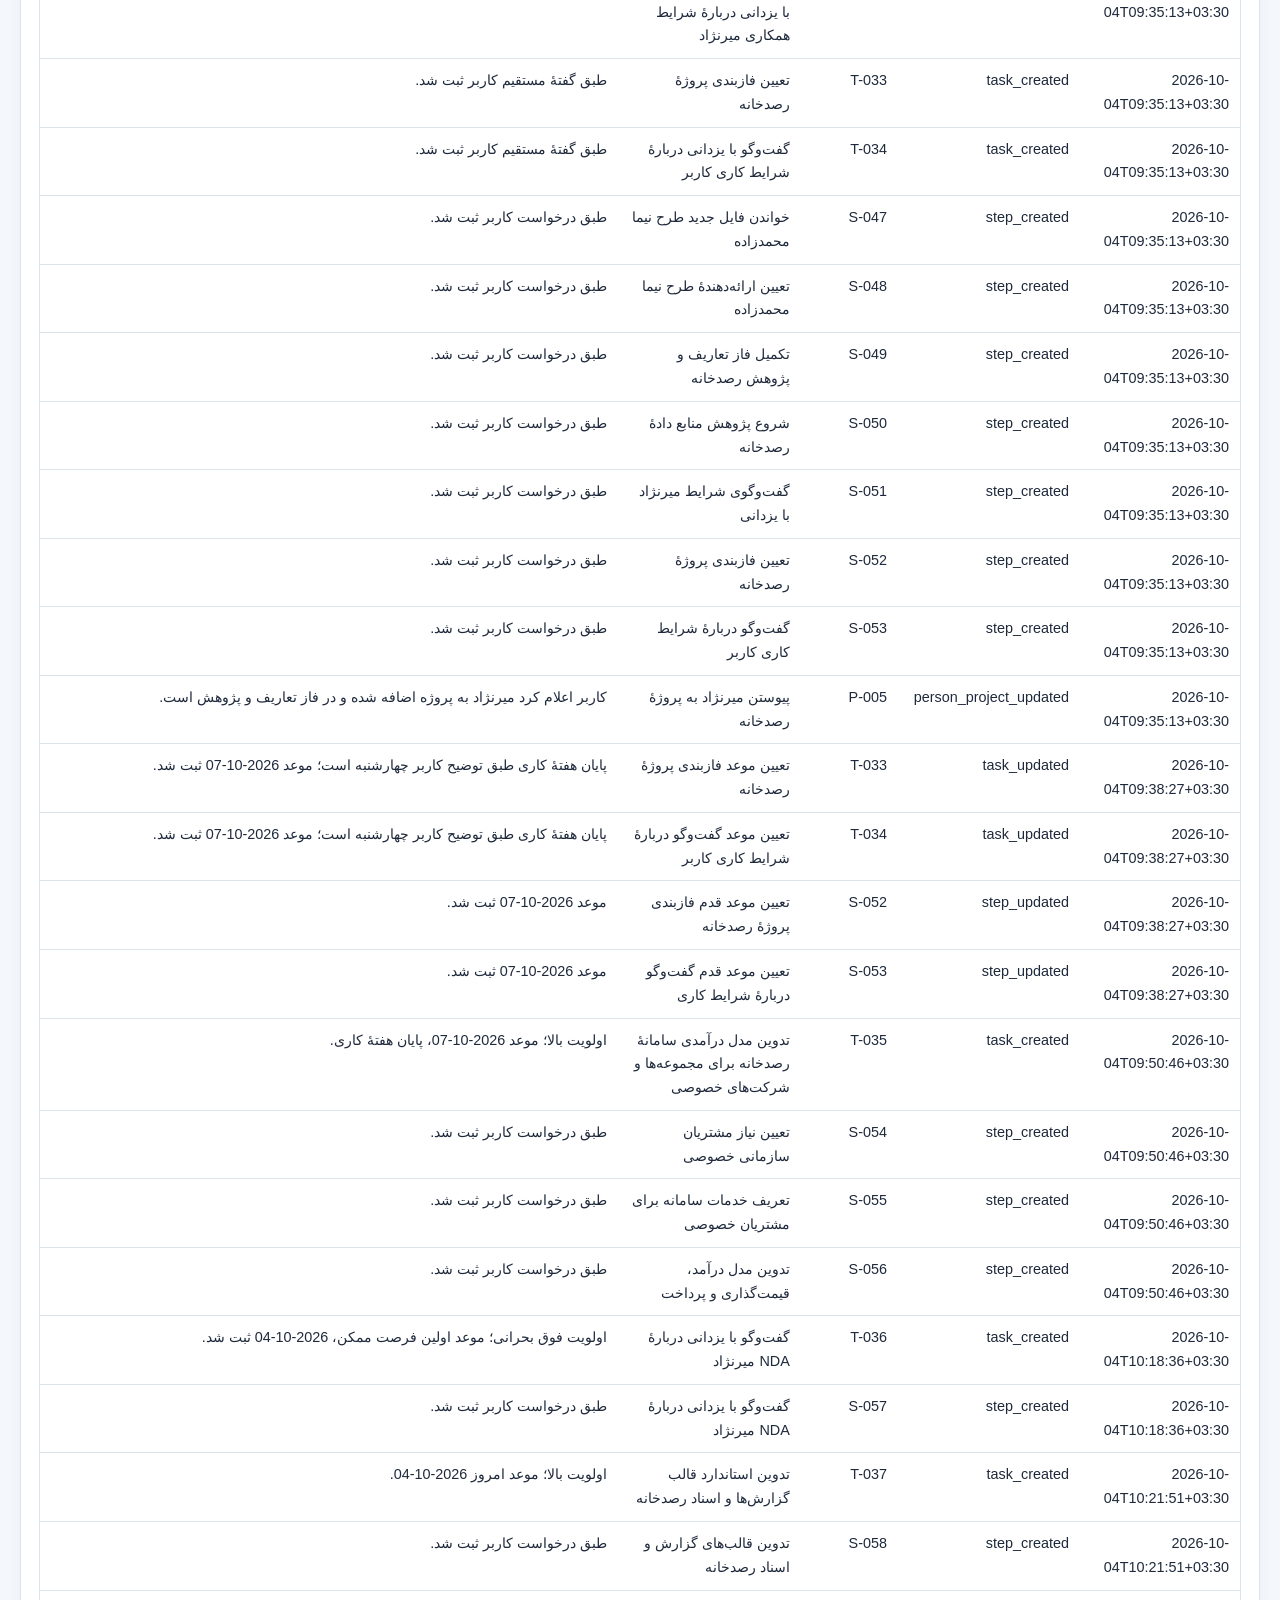
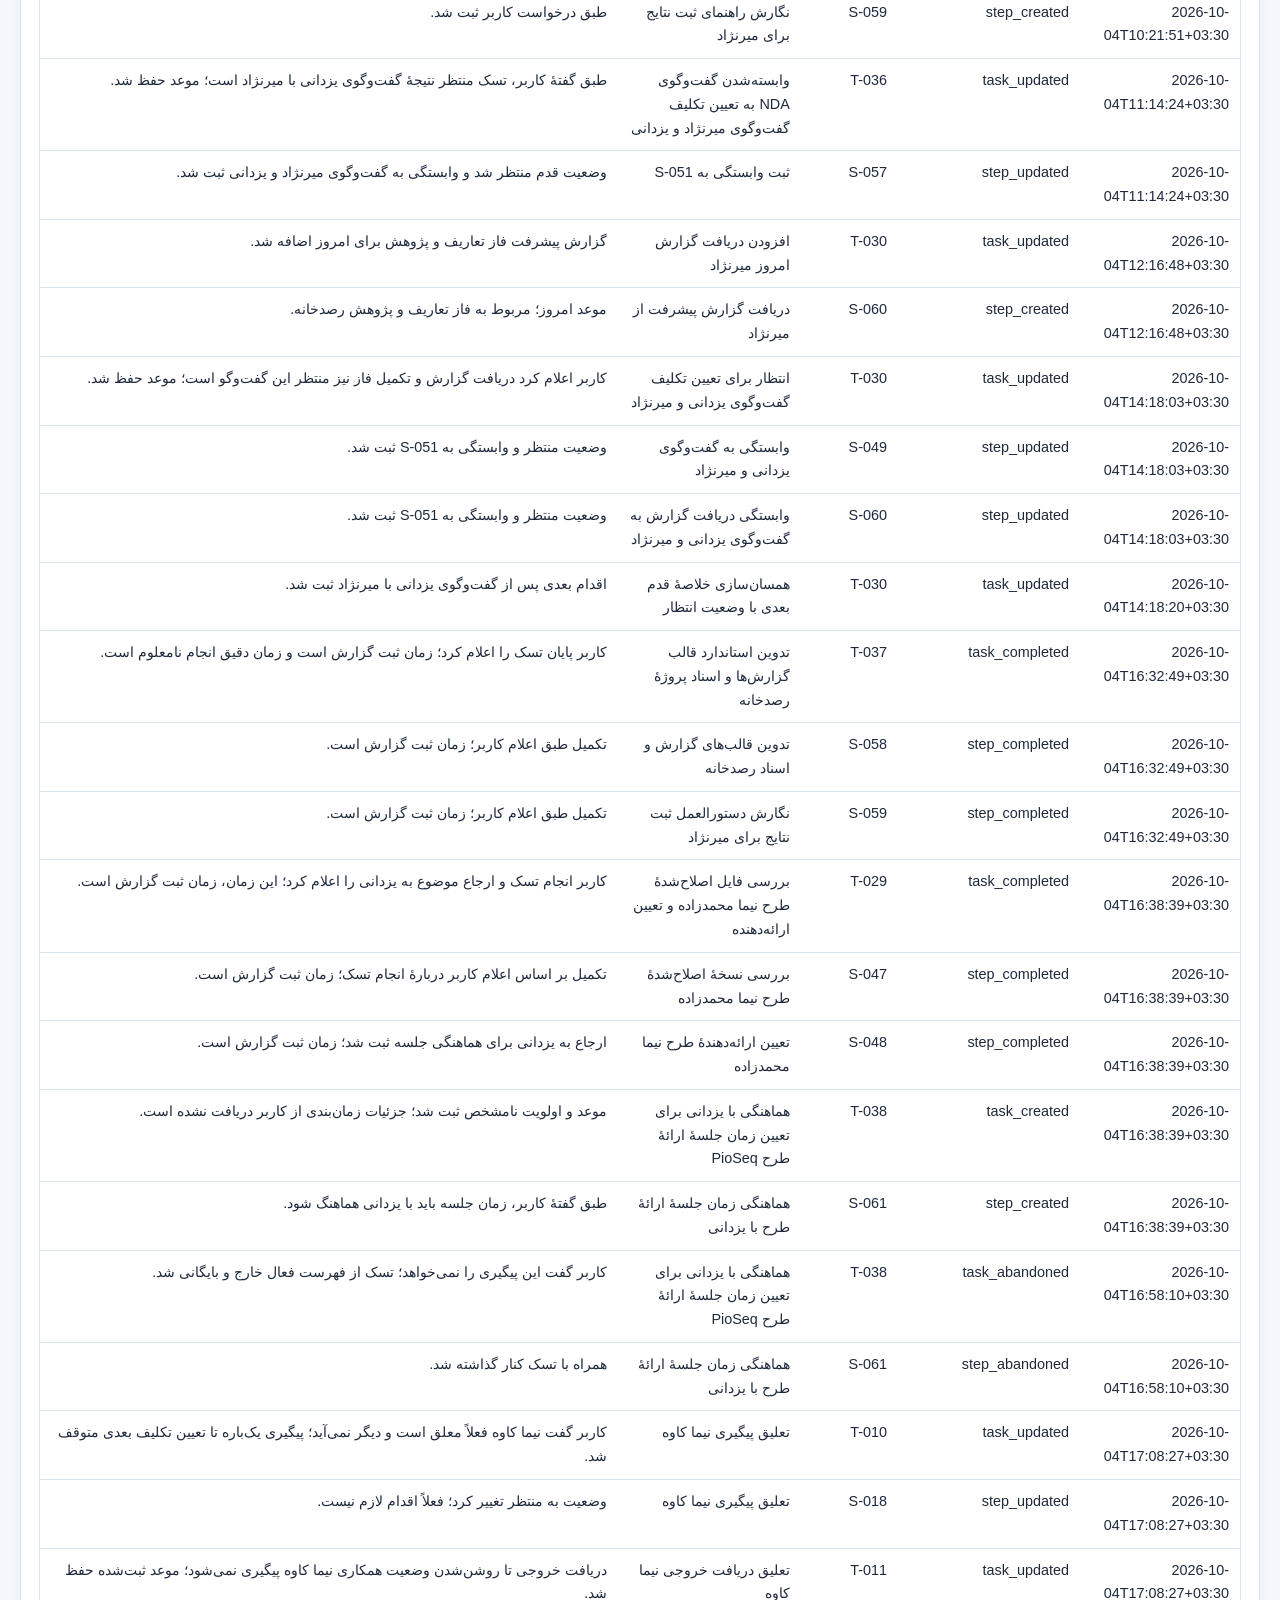
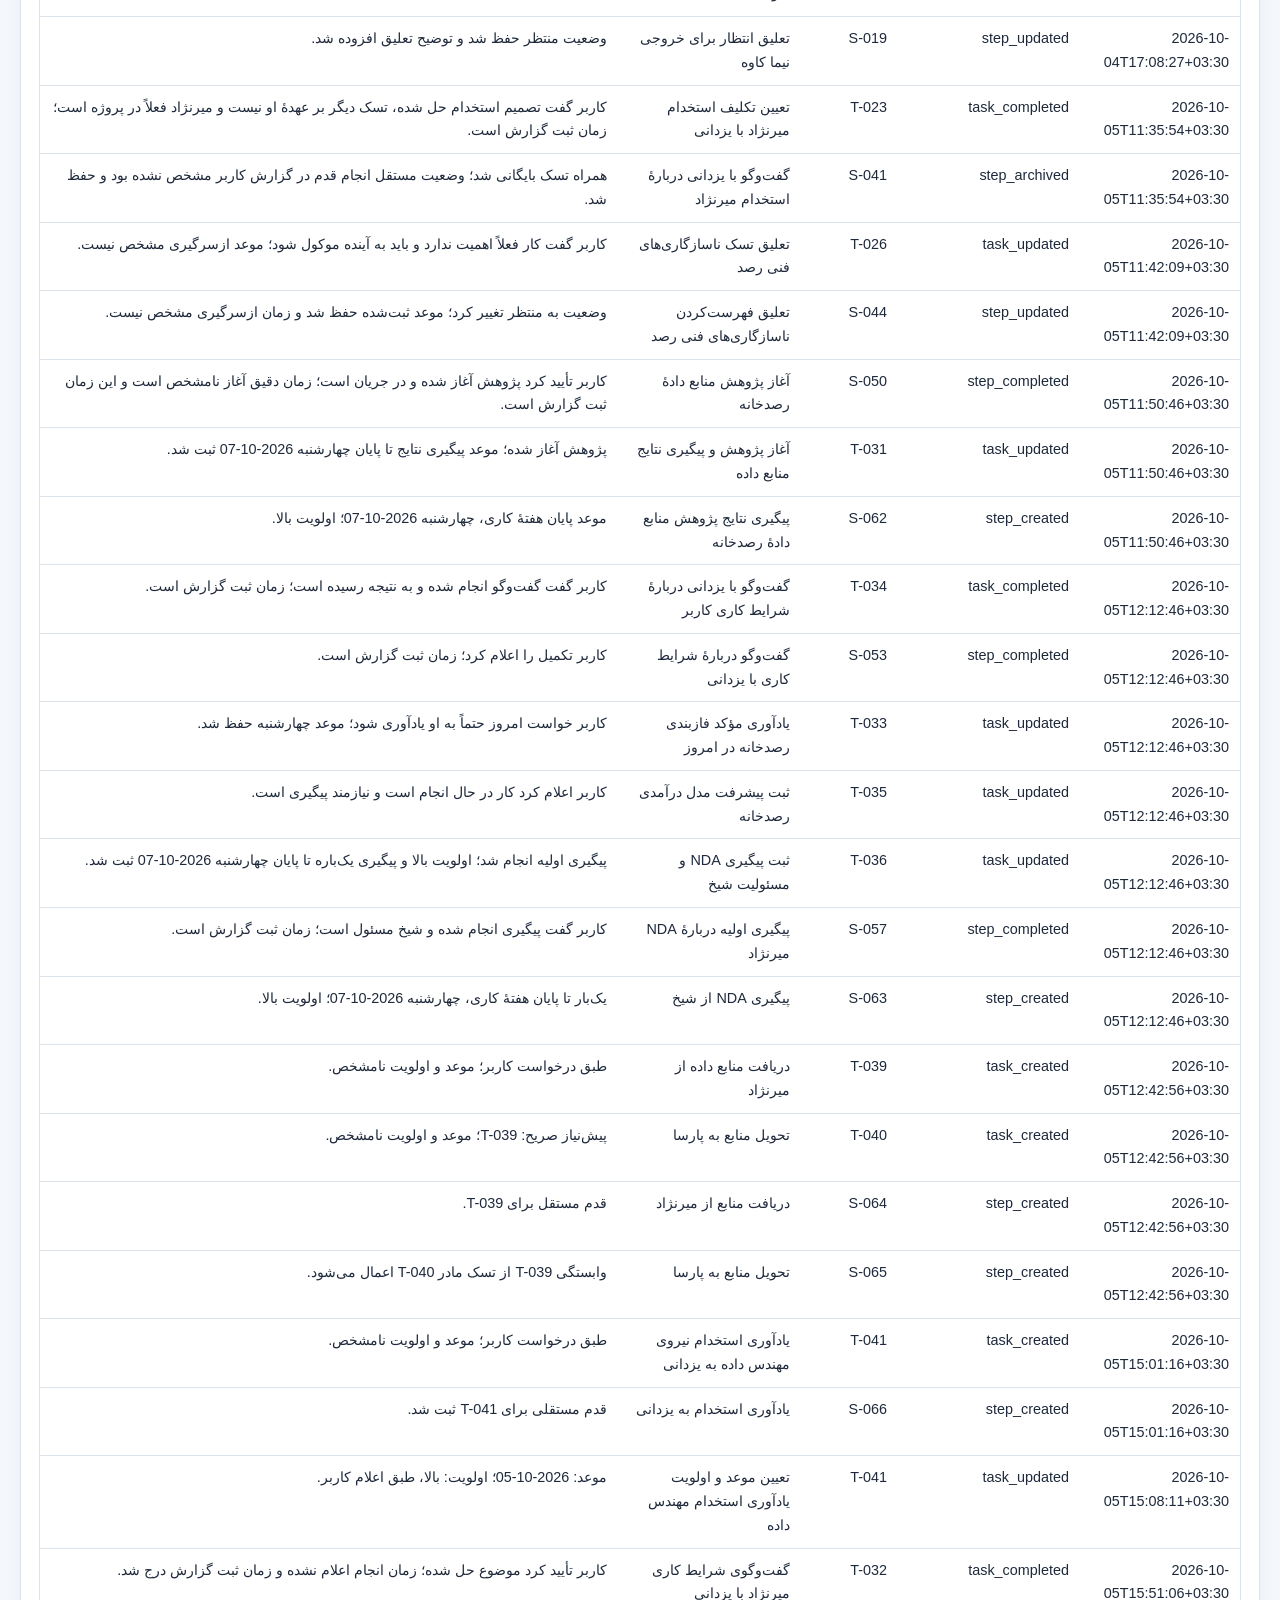
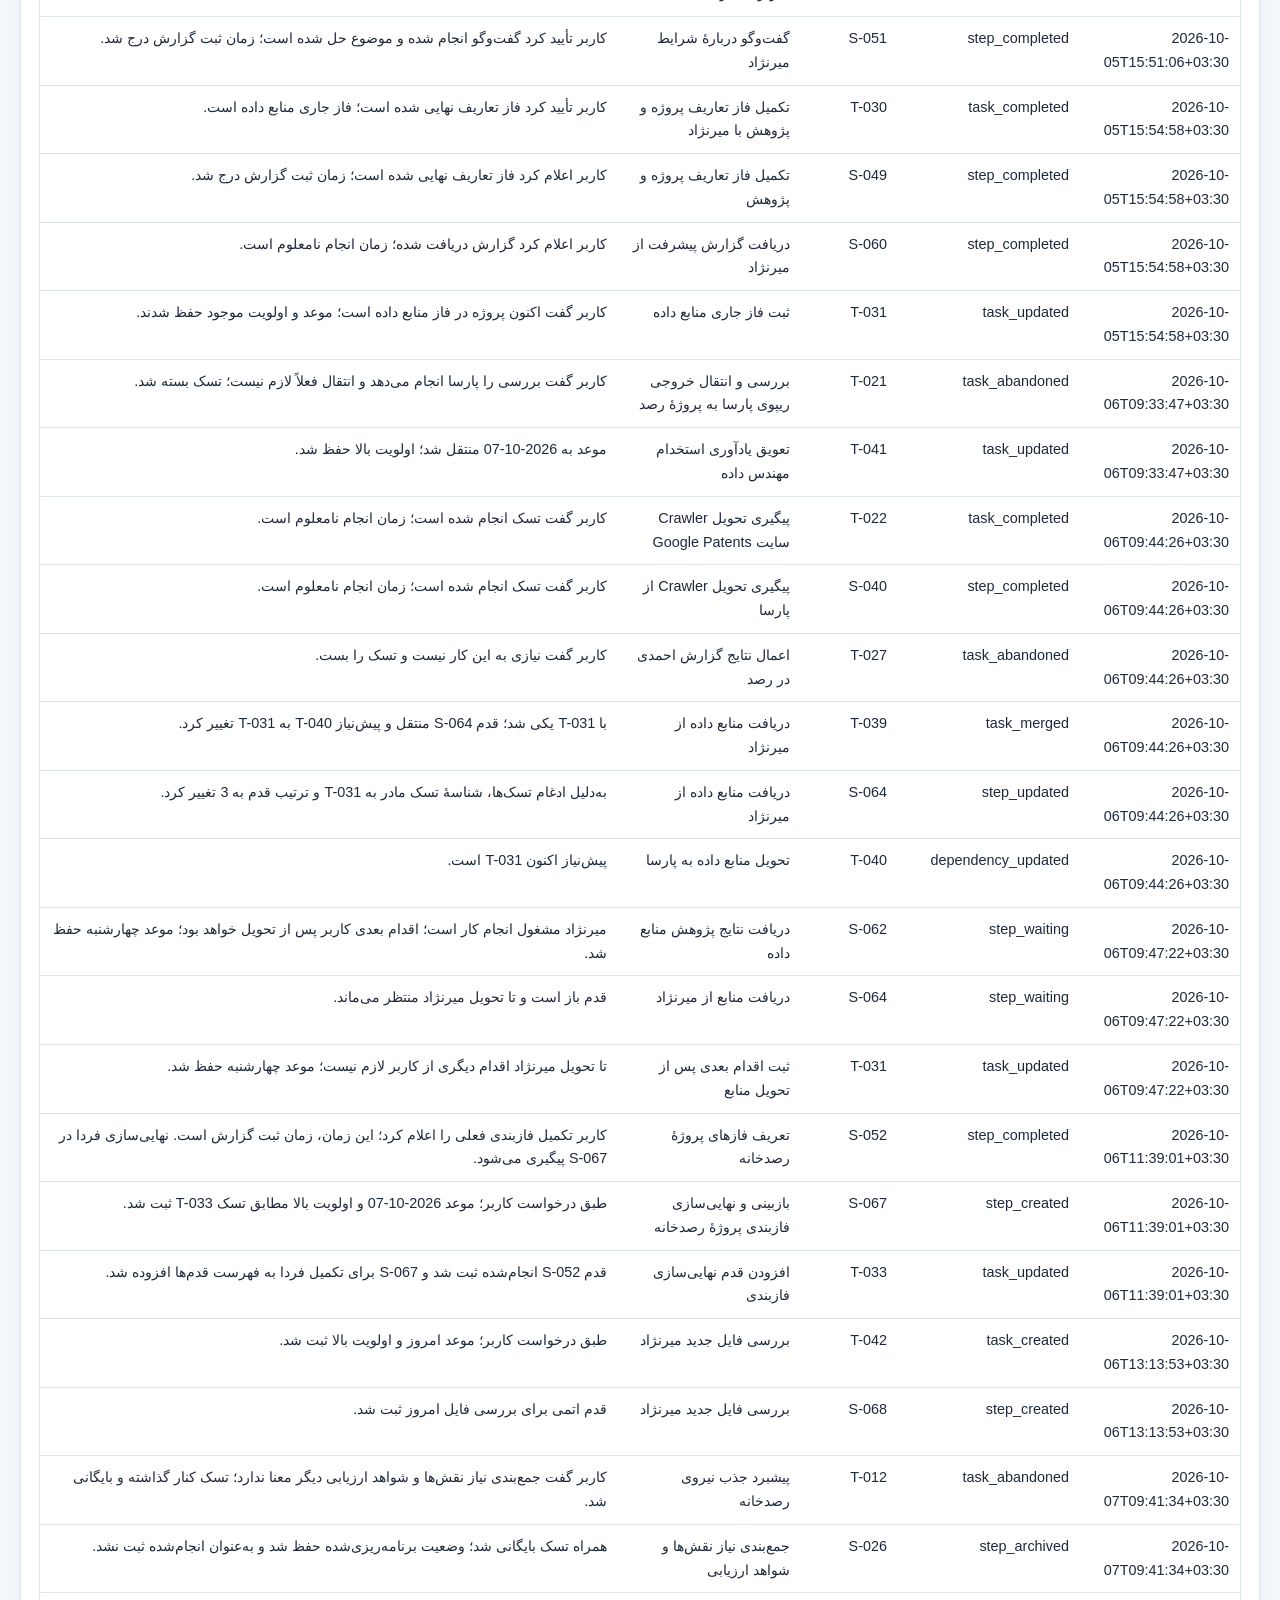
<file: app/completed.html>
<!doctype html>
<html lang="fa" dir="rtl"><head><meta charset="utf-8"><meta name="viewport" content="width=device-width,initial-scale=1"><title>انجام‌شده‌ها و تاریخچه | همراه مدیریت کارها</title><link rel="stylesheet" href="shared.css"></head>
<body><main>
<header class="top"><div><h1>انجام‌شده‌ها و تاریخچه</h1><p class="subtitle">تسک‌های بسته‌شده از فایل جاری جدا و در بایگانی همان محیط یا پروژه نگه‌داری می‌شوند؛ رویدادها در تاریخچهٔ محیط باقی می‌مانند.</p></div><p id="source" class="source">در حال خواندن Markdown…</p></header>
<section class="panel"><div class="filters"><label>جست‌وجو<input id="search" type="search" placeholder="شناسه، عنوان یا نتیجه"></label><label>نمایش<select id="mode"><option value="done">انجام‌شده‌ها</option><option value="cancelled">کنارگذاشته‌شده‌ها</option><option value="all">هر دو فهرست</option></select></label><button id="reload" type="button">به‌روزرسانی</button></div><div id="stats" class="stats" aria-live="polite"></div></section>
<div id="error" class="error" hidden></div><section class="panel"><h2>تسک‌های بایگانی‌شده</h2><div id="taskEmpty" class="empty" hidden>هنوز موردی در این فهرست نیست.</div><div class="table-wrap"><table><thead><tr><th>شناسه</th><th>عنوان</th><th>قدم‌ها / زیرتسک‌ها</th><th>وضعیت</th><th>پیش‌نیاز</th><th>پروژه</th><th>موعد</th><th>دلیل</th><th>توضیحات و گزارش اقدام‌ها</th></tr></thead><tbody id="taskRows"></tbody></table></div></section>
<section class="panel"><h2>رویدادهای ثبت‌شده</h2><p class="subtitle">زمان‌ها طبق منطقهٔ زمانی Asia/Tehran ثبت می‌شوند.</p><div id="logEmpty" class="empty" hidden>هنوز رویدادی در تاریخچه ثبت نشده است.</div><div class="table-wrap"><table><thead><tr><th>زمان محلی</th><th>نوع رویداد</th><th>شناسه</th><th>عنوان</th><th>نتیجه یا یادداشت</th></tr></thead><tbody id="logRows"></tbody></table></div></section>
</main><script src="shared.js"></script><script>
(()=>{const A=window.TaskApp,taskCols=["شناسه","عنوان","قدم‌ها / زیرتسک‌ها","اولویت","موعد","وضعیت","پروژه","خلاصهٔ قدم بعدی","دلیل اولویت","توضیحات"],logCols=["زمان محلی","نوع رویداد","شناسه","عنوان","نتیجه یا یادداشت"],byId=id=>document.getElementById(id);let tasks=[],events=[];A.nav("completed");function render(){const q=A.normalize(byId("search").value),mode=byId("mode").value;const selected=tasks.filter(t=>{const status=t["وضعیت"],ok=mode==="done"?status==="انجام‌شده":mode==="cancelled"?status==="کنارگذاشته‌شده":["انجام‌شده","کنارگذاشته‌شده"].includes(status);return ok&&(!q||A.normalize(taskCols.map(k=>t[k]).join(" ")).includes(q));});const body=byId("taskRows");body.replaceChildren();for(const t of selected){const tr=document.createElement("tr");A.cell(tr,t["شناسه"]);A.cell(tr,t["عنوان"]);A.cell(tr,t["قدم‌ها / زیرتسک‌ها"]);tr.insertCell().append(A.badge(t["وضعیت"],"status"));A.cell(tr,t["وابسته به"]);A.cell(tr,t["پروژه"]);A.cell(tr,t["موعد"]);A.cell(tr,t["دلیل اولویت"]);A.cell(tr,t["توضیحات"]);body.append(tr);}byId("taskEmpty").hidden=selected.length>0;const logBody=byId("logRows");logBody.replaceChildren();const matching=events.filter(e=>!q||A.normalize(logCols.map(k=>e[k]).join(" ")).includes(q));for(const e of matching){const tr=document.createElement("tr");for(const k of logCols)A.cell(tr,e[k]);logBody.append(tr);}byId("logEmpty").hidden=matching.length>0;byId("stats").textContent="انجام‌شده: "+tasks.filter(t=>t["وضعیت"]==="انجام‌شده").length+" · کنارگذاشته‌شده: "+tasks.filter(t=>t["وضعیت"]==="کنارگذاشته‌شده").length+" · رویدادهای تاریخچه: "+events.length;}async function load(){byId("error").hidden=true;try{[tasks,events]=await Promise.all([A.readTaskCollection("completedTasks"),A.readData("HISTORY.md").then(x=>A.parseTable(x,logCols))]);byId("source").textContent="محیط "+A.environments[A.environment()]+" · منابع: بایگانی‌های محیط و پروژه و HISTORY.md";render();}catch(e){A.showError(e);}}byId("mode").addEventListener("change",render);byId("search").addEventListener("input",render);byId("reload").addEventListener("click",load);load();})();
</script></body></html>
</file>
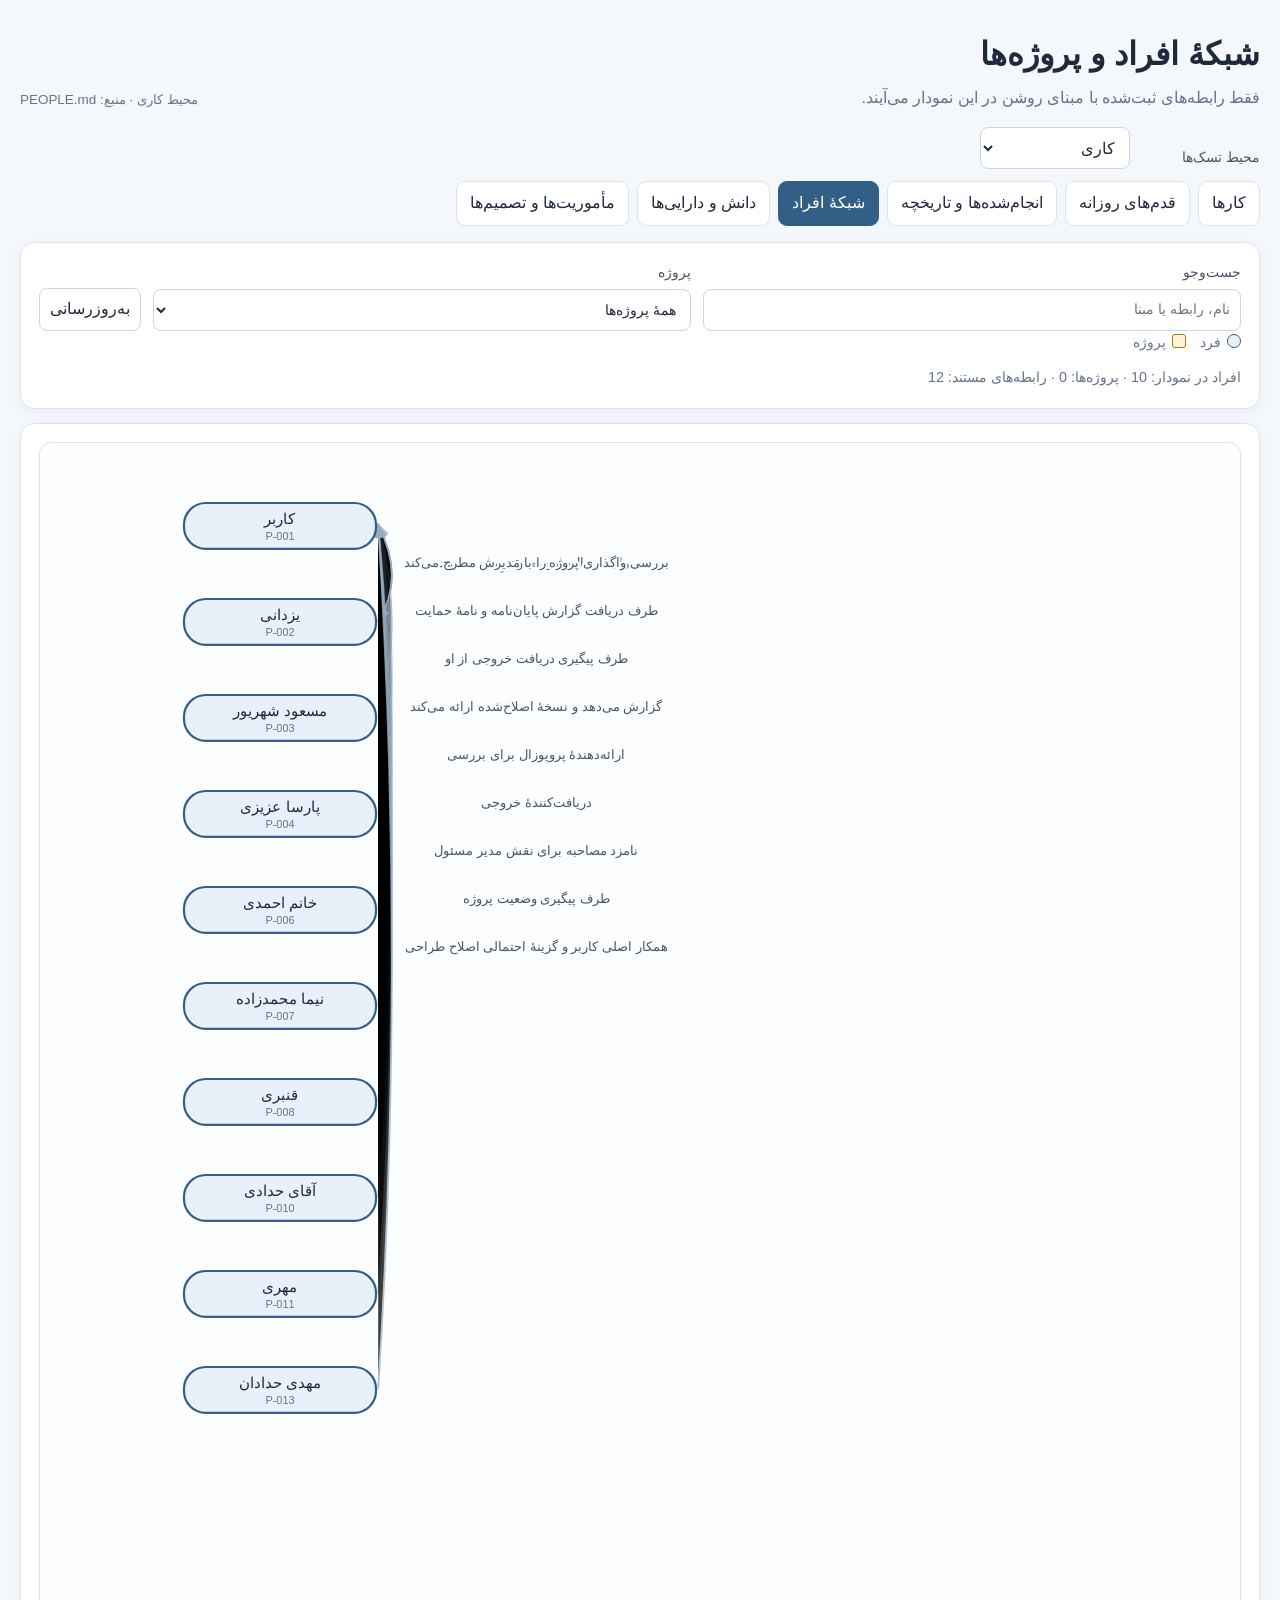
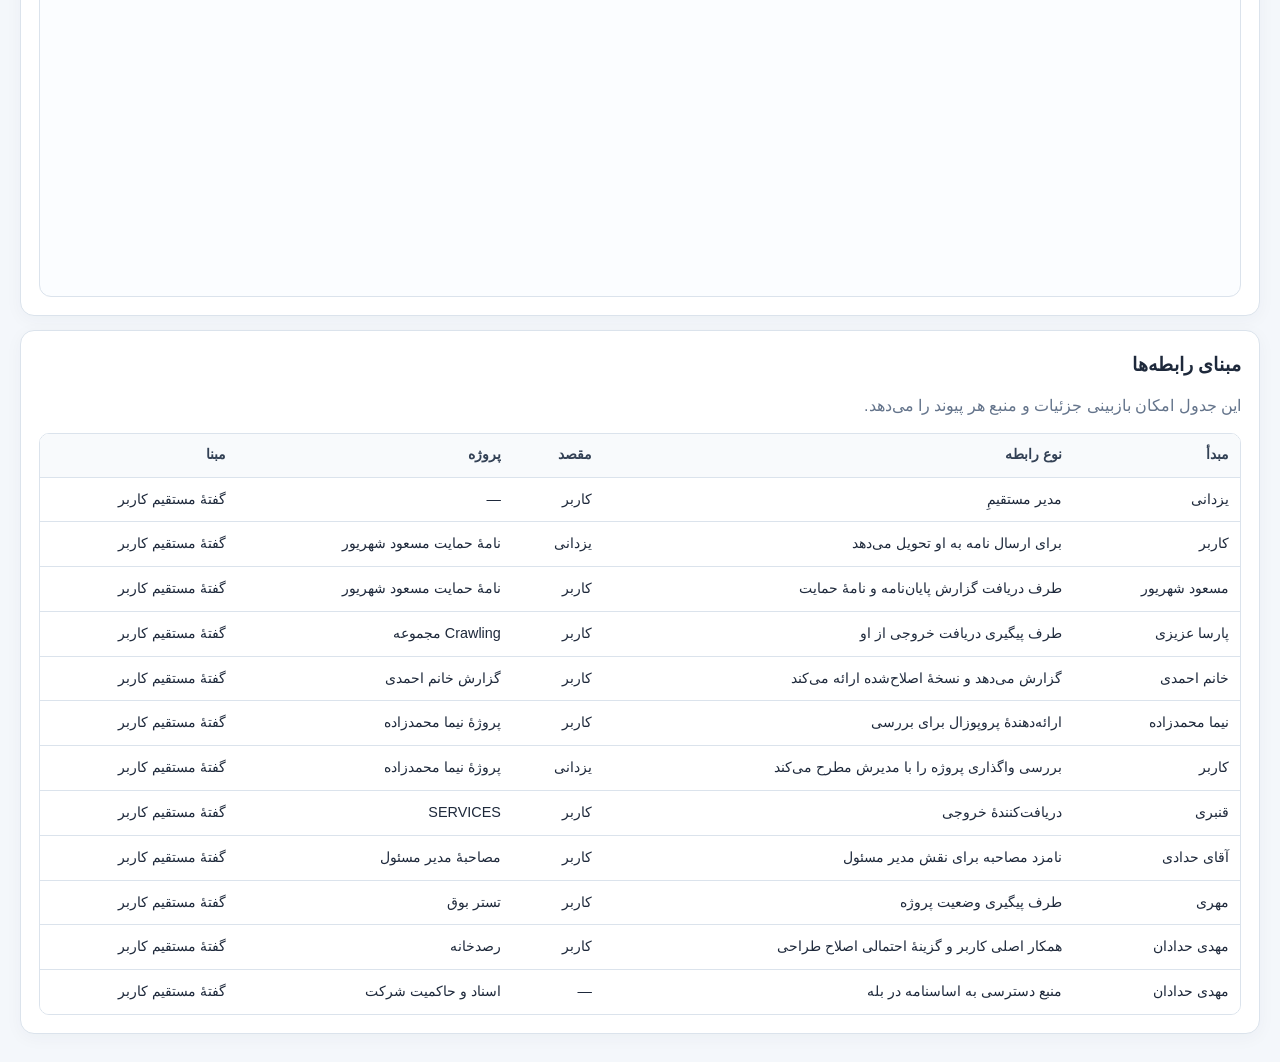
<file: app/network.html>
<!doctype html>
<html lang="fa" dir="rtl"><head><meta charset="utf-8"><meta name="viewport" content="width=device-width,initial-scale=1"><title>شبکهٔ افراد | همراه مدیریت کارها</title><link rel="stylesheet" href="shared.css"></head>
<body><main>
<header class="top"><div><h1>شبکهٔ افراد و پروژه‌ها</h1><p class="subtitle">فقط رابطه‌های ثبت‌شده با مبنای روشن در این نمودار می‌آیند.</p></div><p id="source" class="source">در حال خواندن PEOPLE.md…</p></header>
<section class="panel"><div class="filters"><label>جست‌وجو<input id="search" type="search" placeholder="نام، رابطه یا مبنا"></label><label>پروژه<select id="project"><option value="">همهٔ پروژه‌ها</option></select></label><button id="reload" type="button">به‌روزرسانی</button></div><div class="legend"><span>فرد</span><span class="project">پروژه</span></div><div id="stats" class="stats" aria-live="polite"></div></section>
<div id="error" class="error" hidden></div><section class="panel"><div id="empty" class="empty" hidden>رابطه‌ای با این جست‌وجو پیدا نشد.</div><div class="network-wrap"><svg id="graph" class="network-svg" role="img" aria-label="نمودار روابط افراد و پروژه‌ها"></svg></div></section>
<section class="panel"><h2>مبنای رابطه‌ها</h2><p class="subtitle">این جدول امکان بازبینی جزئیات و منبع هر پیوند را می‌دهد.</p><div class="table-wrap"><table><thead><tr><th>مبدأ</th><th>نوع رابطه</th><th>مقصد</th><th>پروژه</th><th>مبنا</th></tr></thead><tbody id="relations"></tbody></table></div></section>
</main><script src="shared.js"></script><script>
(()=>{const A=window.TaskApp,byId=id=>document.getElementById(id);let people=[],projects=[],relations=[];A.nav("network");function value(id){return id.replace(/\s+/g,"");}function nodeName(id){return [...people,...projects].find(n=>n["شناسه"]===id)?.["نام نمایشی"]||[...people,...projects].find(n=>n["شناسه"]===id)?.["نام پروژه یا موضوع"]||id;}function fillProjects(){const select=byId("project"),cur=select.value;select.replaceChildren(new Option("همهٔ پروژه‌ها",""));projects.forEach(p=>select.add(new Option(p["نام پروژه یا موضوع"],p["شناسه"])));if([...select.options].some(o=>o.value===cur))select.value=cur;}
function filtered(){const q=A.normalize(byId("search").value),project=byId("project").value;return relations.filter(r=>{if(project&&r["پروژه"]!==project)return false;const all=[nodeName(r["مبدأ"]),r["نوع رابطه"],nodeName(r["مقصد"]),r["مبنا"]].join(" ");return !q||A.normalize(all).includes(q);});}
function render(){const edges=filtered(),svg=byId("graph");svg.replaceChildren();const ns="http://www.w3.org/2000/svg",width=1100,personX=220,projectX=850,personGap=88,projectGap=112,height=Math.max(420,Math.max(people.length*personGap,projects.length*projectGap)+100);svg.setAttribute("viewBox",`0 0 ${width} ${height}`);const defs=document.createElementNS(ns,"defs"),marker=document.createElementNS(ns,"marker");marker.id="arrow";marker.setAttribute("markerWidth","8");marker.setAttribute("markerHeight","8");marker.setAttribute("refX","7");marker.setAttribute("refY","3");marker.setAttribute("orient","auto");marker.setAttribute("markerUnits","strokeWidth");const tip=document.createElementNS(ns,"path");tip.setAttribute("d","M0,0 L0,6 L8,3 z");tip.setAttribute("fill","#9aadc0");marker.append(tip);defs.append(marker);svg.append(defs);
const involved=new Set();edges.forEach(e=>{involved.add(e["مبدأ"]);involved.add(e["مقصد"]);});const pfiltered=people.filter(p=>involved.has(p["شناسه"])),prfiltered=projects.filter(p=>involved.has(p["شناسه"]));const pos=new Map();pfiltered.forEach((p,i)=>pos.set(p["شناسه"],{x:personX,y:55+i*personGap,type:"person",name:p["نام نمایشی"]}));prfiltered.forEach((p,i)=>pos.set(p["شناسه"],{x:projectX,y:55+i*projectGap,type:"project",name:p["نام پروژه یا موضوع"]}));
for(const e of edges){const a=pos.get(e["مبدأ"]),b=pos.get(e["مقصد"]);if(!a||!b)continue;const path=document.createElementNS(ns,"path");path.setAttribute("class","edge");if(a.type===b.type){const x=Math.min(a.x,b.x)+115;path.setAttribute("d",`M ${a.x+90} ${a.y+20} Q ${x} ${(a.y+b.y)/2+25} ${b.x+90} ${b.y+20}`);}else{path.setAttribute("d",`M ${a.x+90} ${a.y+20} C 475 ${a.y+20}, 580 ${b.y+20}, ${b.x-105} ${b.y+20}`);}path.setAttribute("marker-end","url(#arrow)");svg.append(path);const label=document.createElementNS(ns,"text");label.setAttribute("class","edge-label");label.setAttribute("text-anchor","middle");label.setAttribute("x",a.type===b.type?Math.min(a.x,b.x)+235:535);label.setAttribute("y",(a.y+b.y)/2+15);label.textContent=e["نوع رابطه"];svg.append(label);}
for(const[id,p]of pos){const group=document.createElementNS(ns,"g");const rect=document.createElementNS(ns,"rect");rect.setAttribute("x",p.x-(p.type==="person"?88:105));rect.setAttribute("y",p.y);rect.setAttribute("width",p.type==="person"?176:210);rect.setAttribute("height","42");rect.setAttribute("rx",p.type==="person"?20:8);rect.setAttribute("class",p.type==="person"?"node-person":"node-project");const name=document.createElementNS(ns,"text");name.setAttribute("class","node-label");name.setAttribute("x",p.x);name.setAttribute("y",p.y+19);name.setAttribute("text-anchor","middle");name.textContent=p.name;const kind=document.createElementNS(ns,"text");kind.setAttribute("class","node-kind");kind.setAttribute("x",p.x);kind.setAttribute("y",p.y+34);kind.setAttribute("text-anchor","middle");kind.textContent=p.type==="person"?id:"پروژه";group.append(rect,name,kind);svg.append(group);}
const tbody=byId("relations");tbody.replaceChildren();for(const e of edges){const tr=document.createElement("tr");[nodeName(e["مبدأ"]),e["نوع رابطه"],nodeName(e["مقصد"]),nodeName(e["پروژه"]),e["مبنا"]].forEach(v=>A.cell(tr,v));tbody.append(tr);}byId("empty").hidden=edges.length>0;byId("stats").textContent="افراد در نمودار: "+pfiltered.length+" · پروژه‌ها: "+prfiltered.length+" · رابطه‌های مستند: "+edges.length;}
async function load(){byId("error").hidden=true;try{const text=await A.readData("PEOPLE.md");[people,projects,relations]=[A.parseTable(text,["شناسه","نام نمایشی","نقش یا وصفِ گفته‌شده"]),A.parseTable(text,["شناسه","نام پروژه یا موضوع"]),A.parseTable(text,["مبدأ","نوع رابطه","مقصد","پروژه","مبنا"])];fillProjects();byId("source").textContent="محیط "+A.environments[A.environment()]+" · منبع: PEOPLE.md";render();}catch(e){A.showError(e);}}
byId("search").addEventListener("input",render);byId("project").addEventListener("change",render);byId("reload").addEventListener("click",load);load();})();
</script></body></html>
</file>
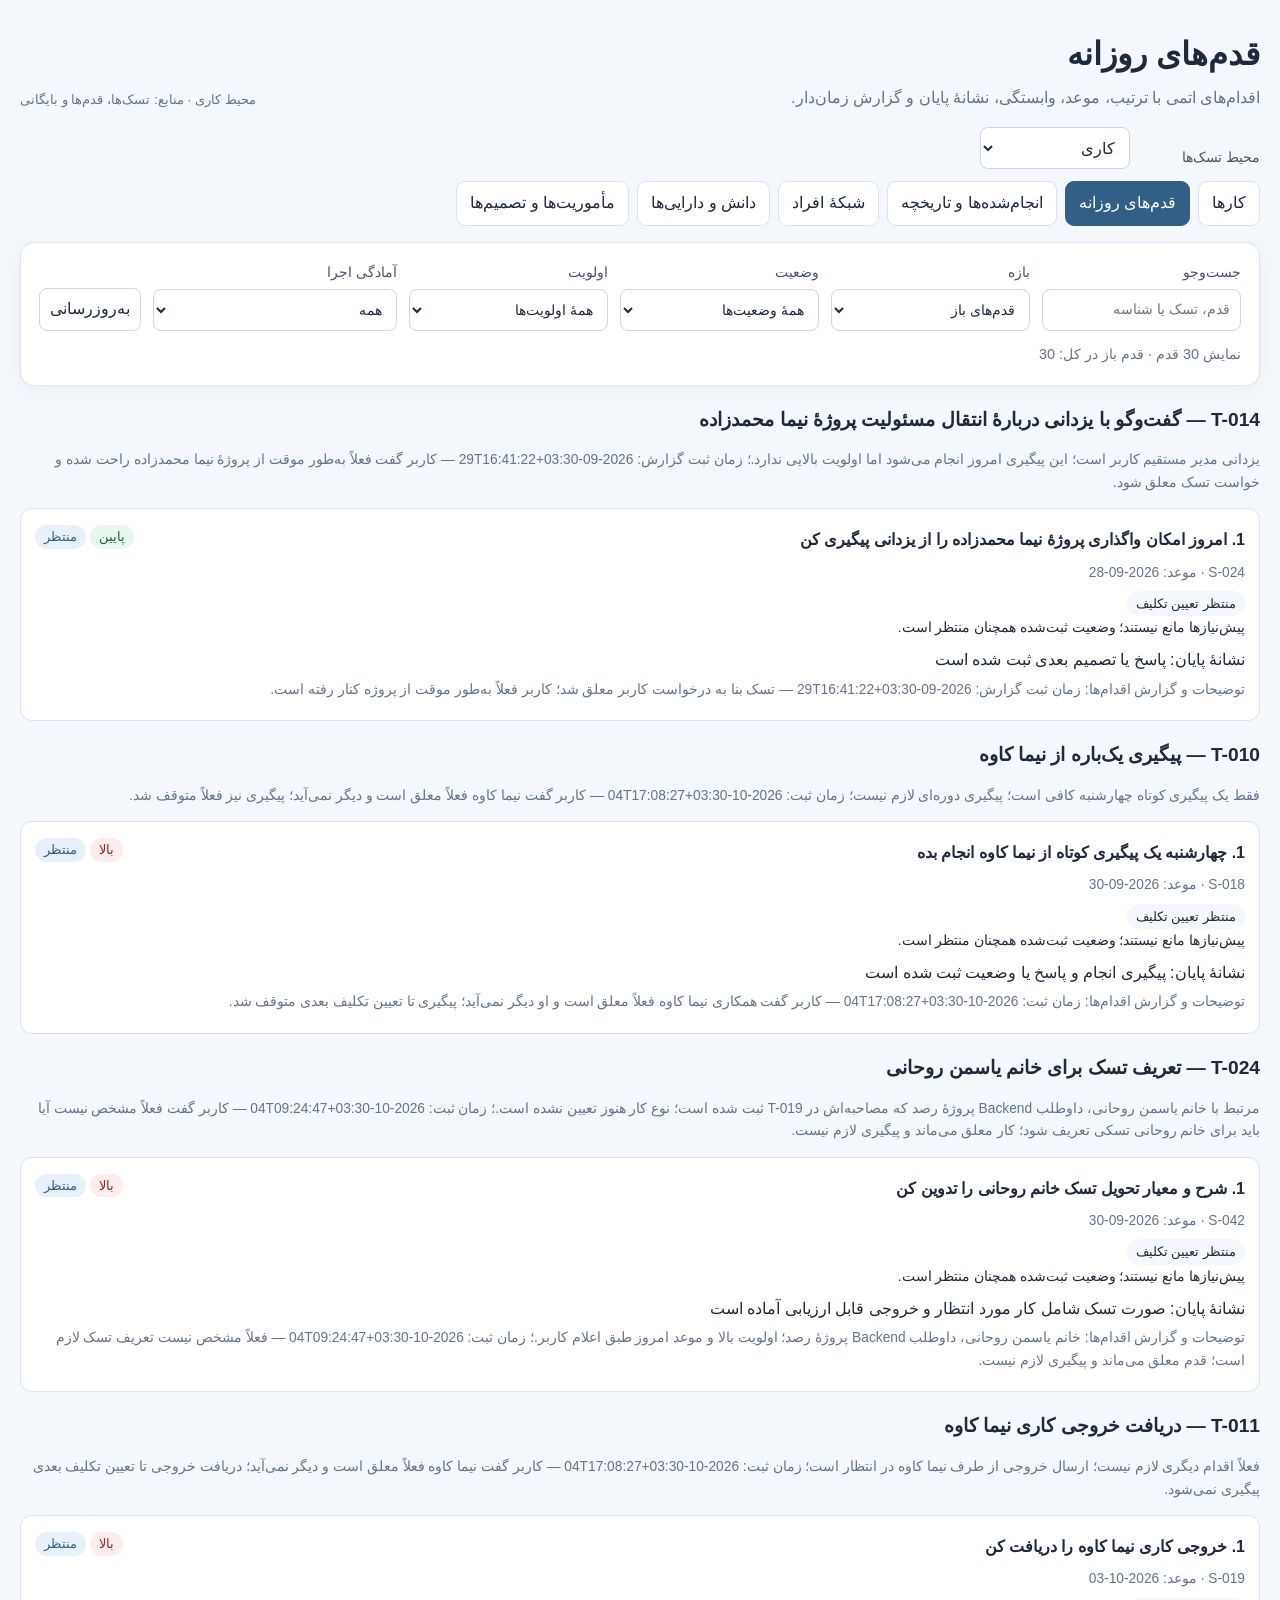
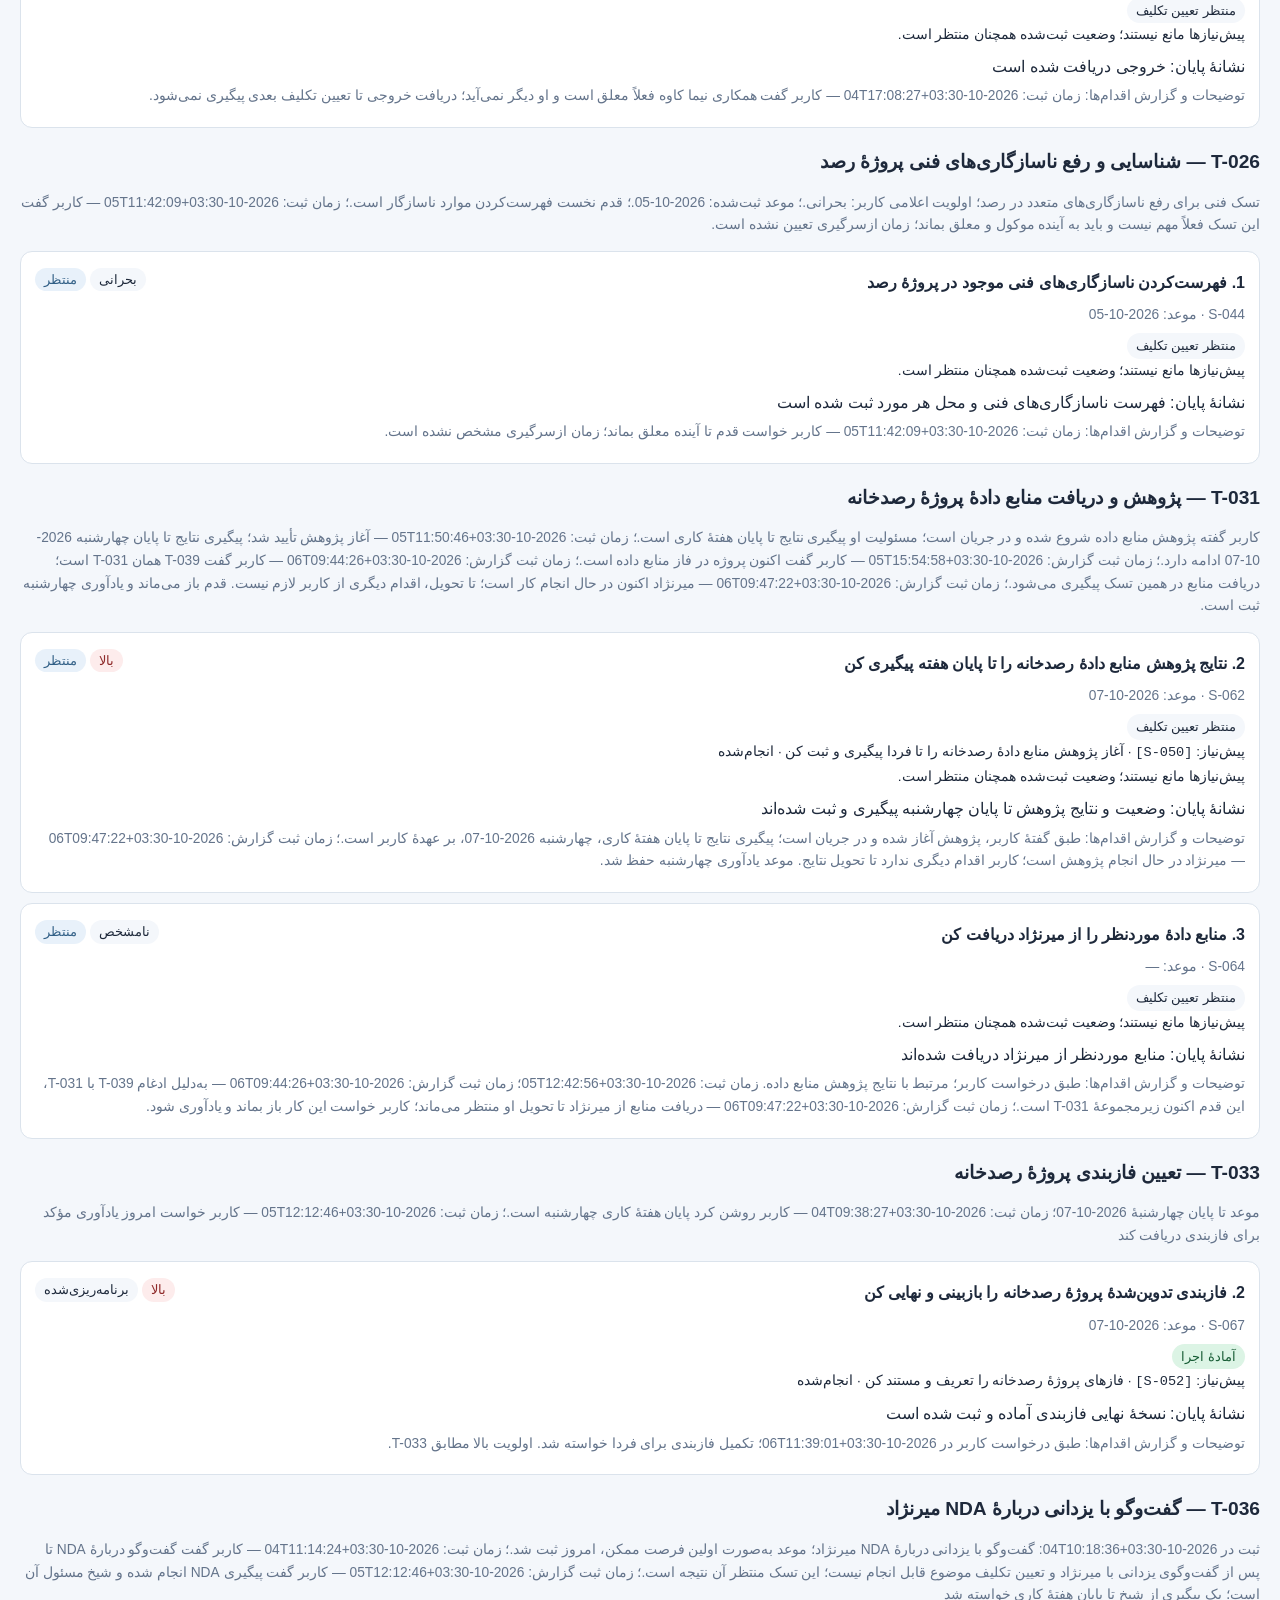
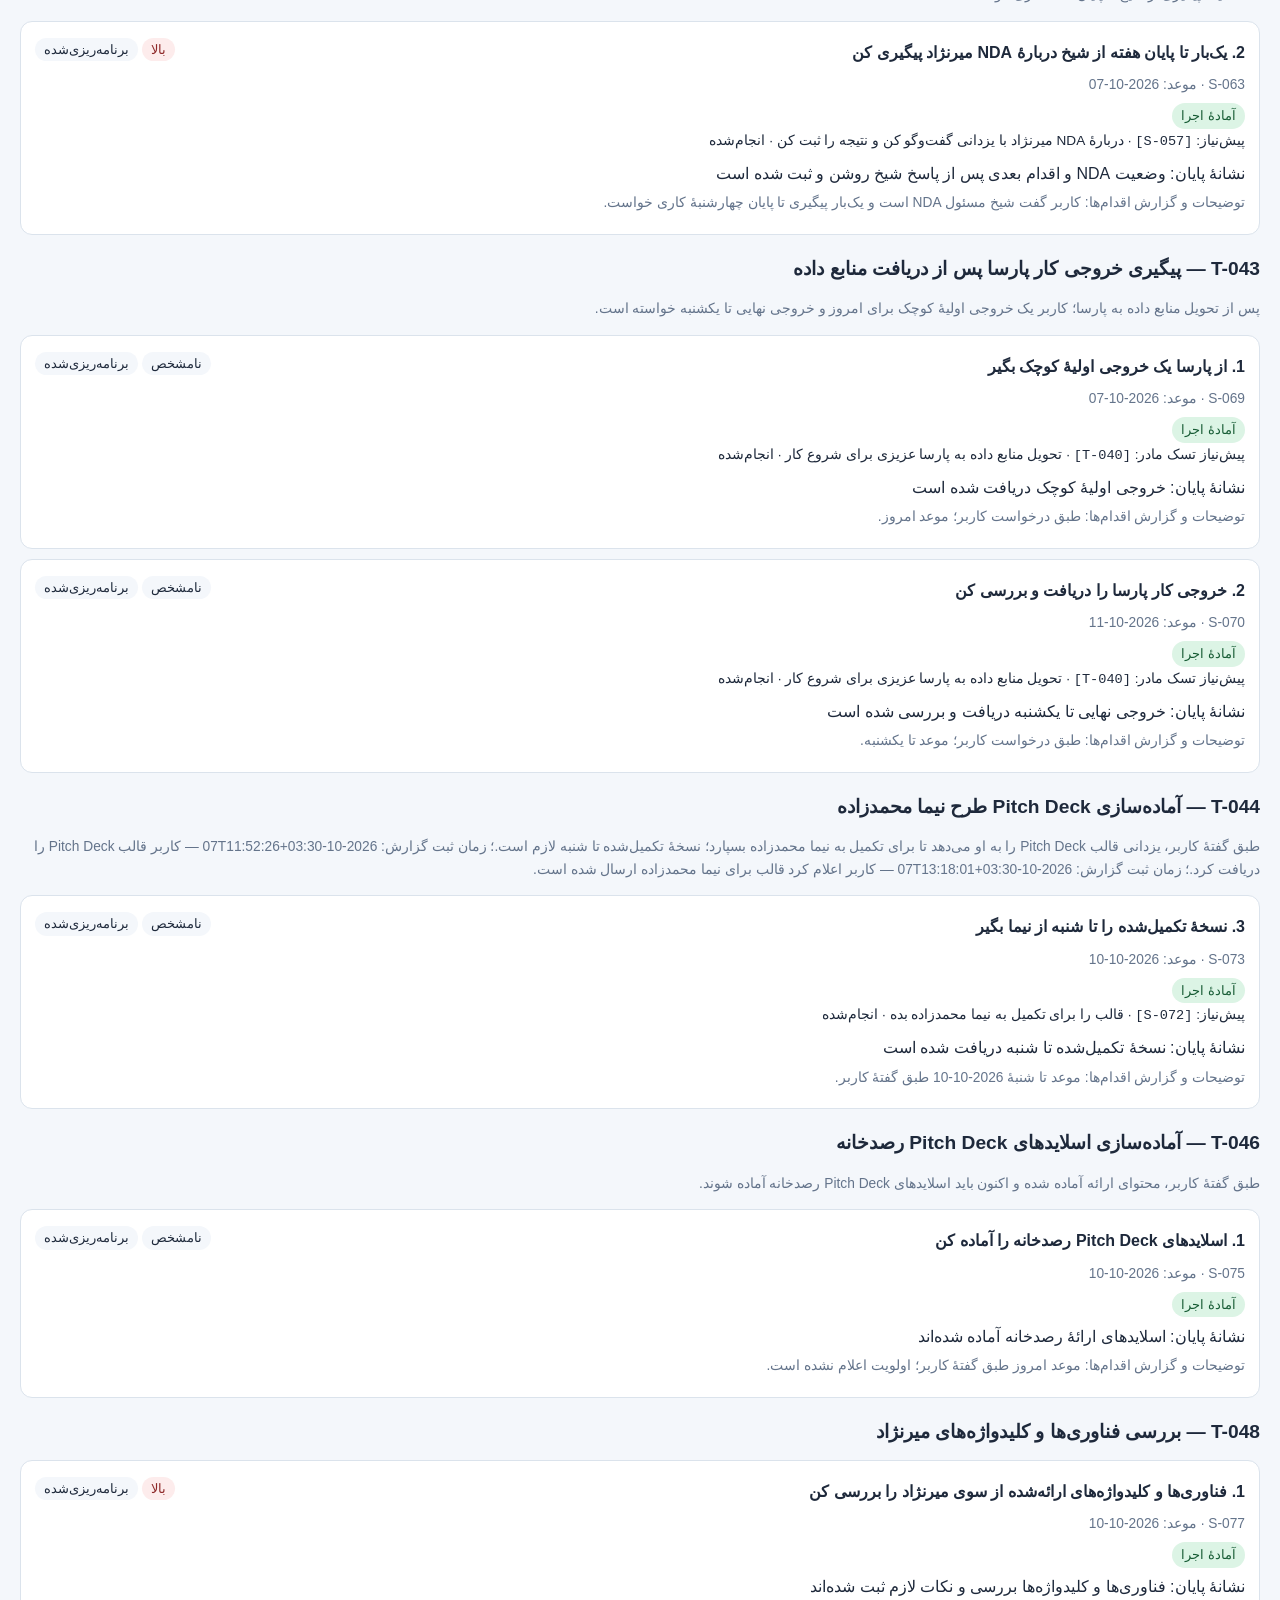
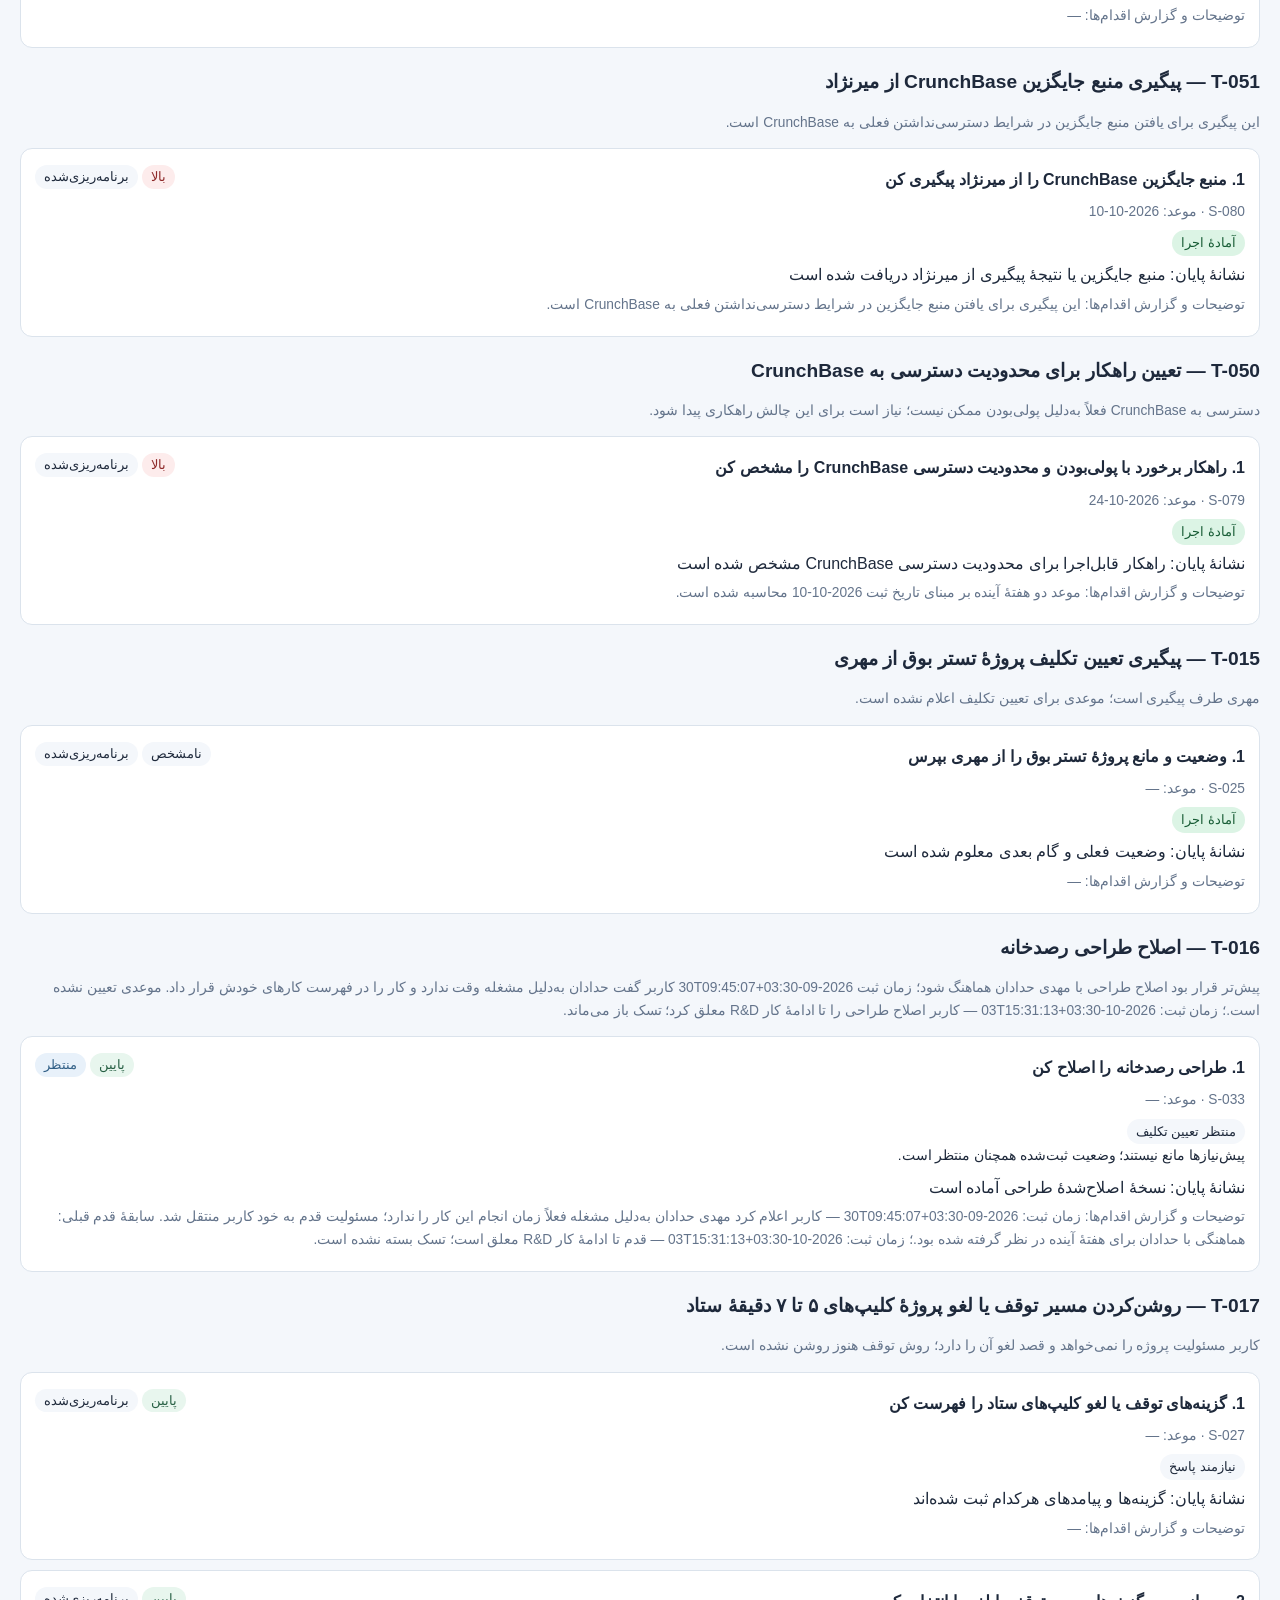
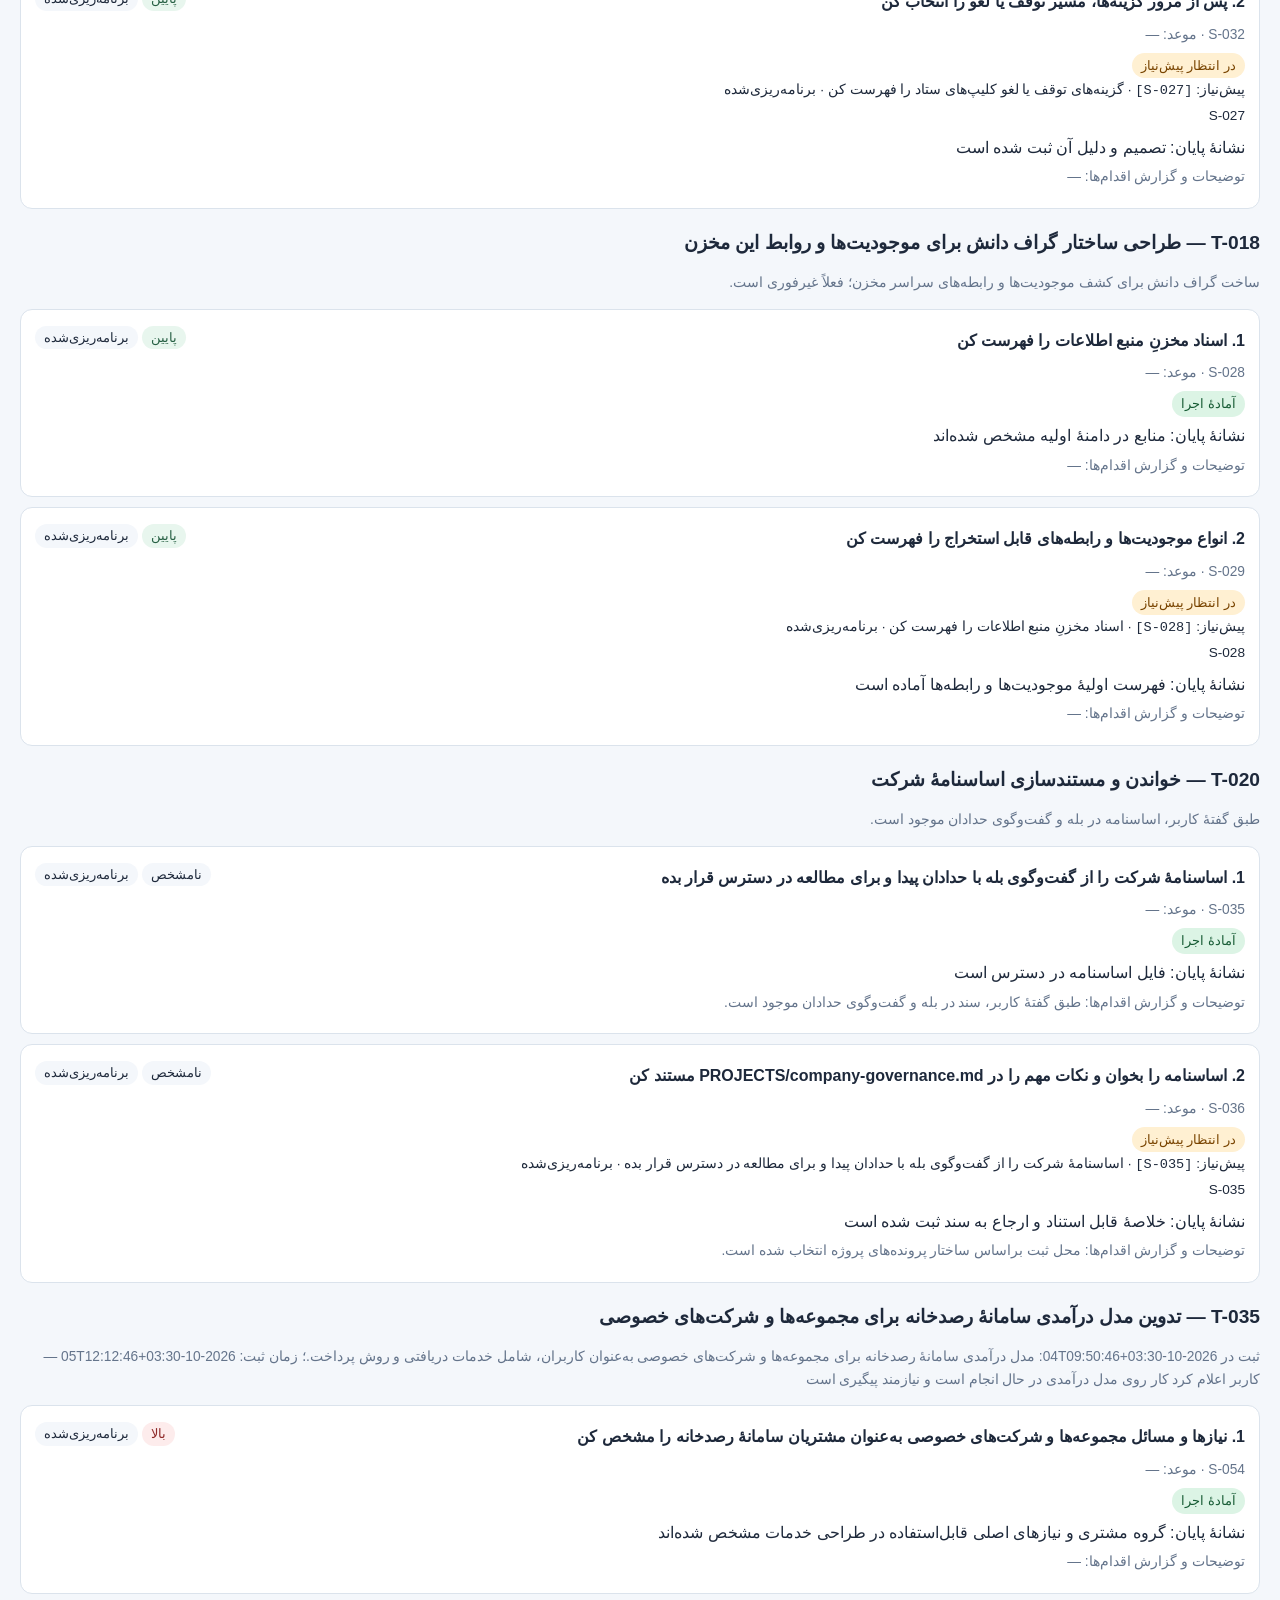
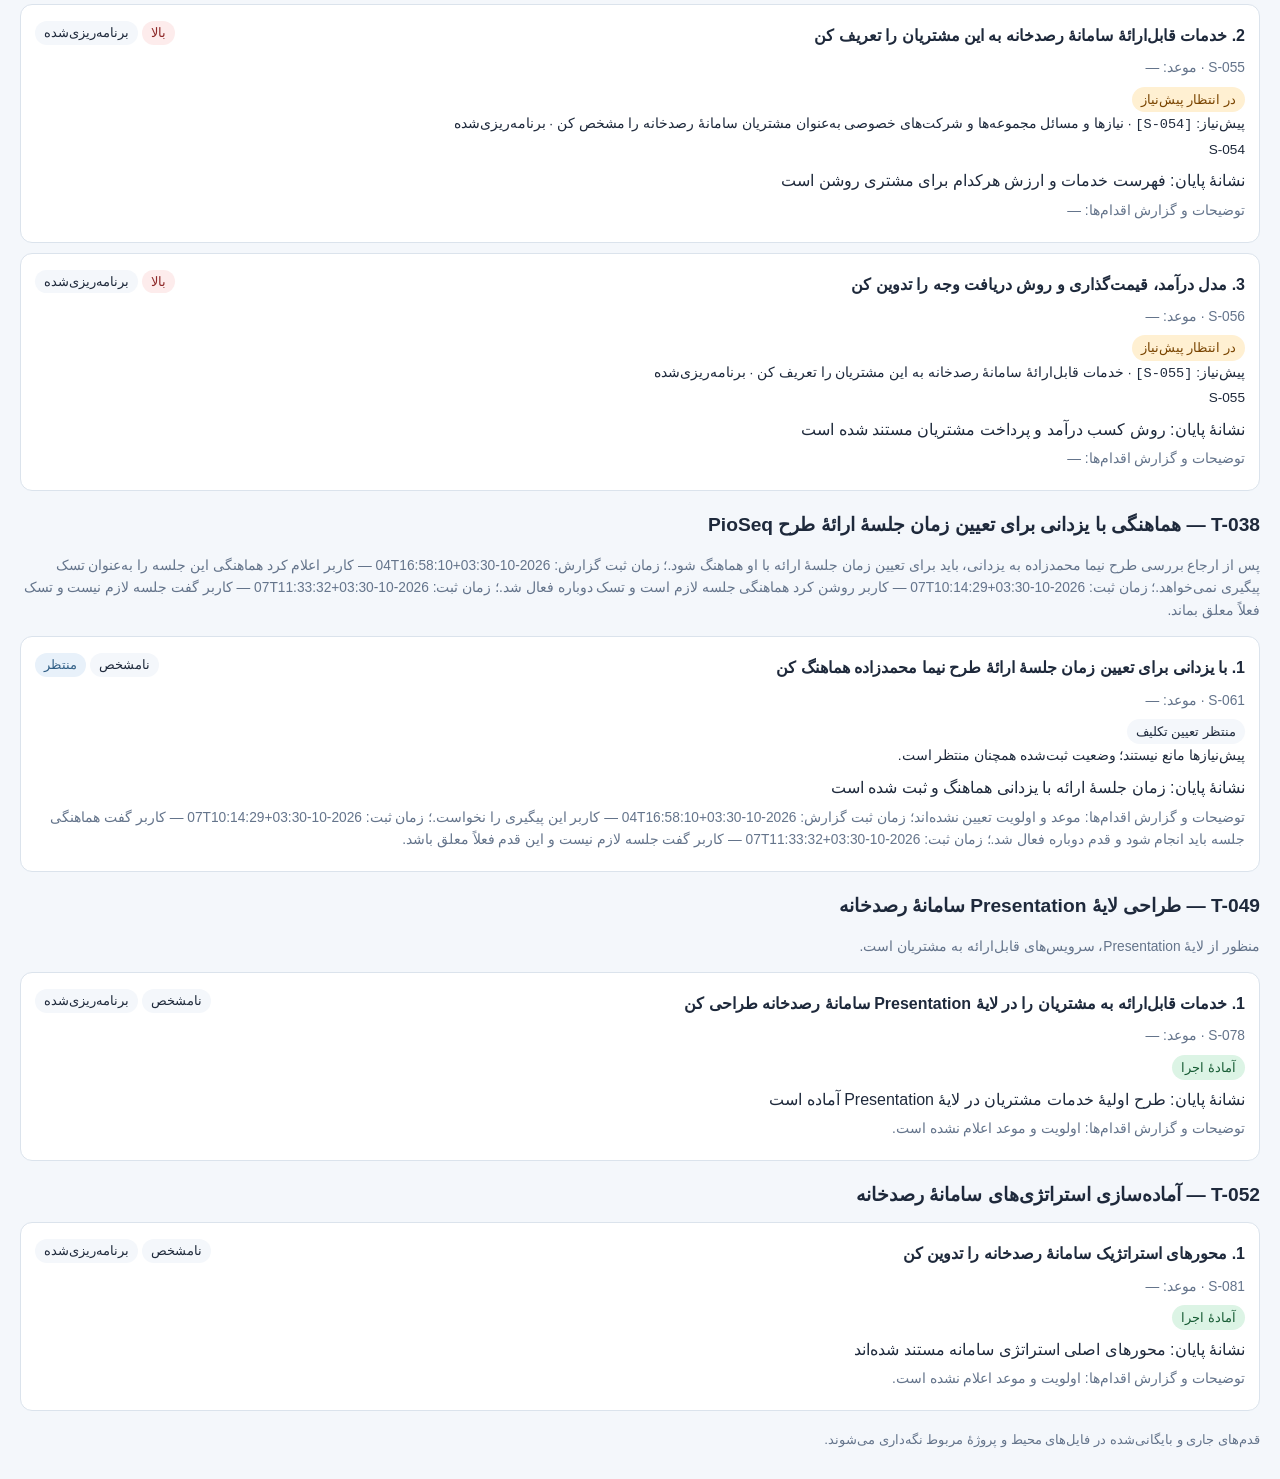
<file: app/steps.html>
<!doctype html>
<html lang="fa" dir="rtl"><head><meta charset="utf-8"><meta name="viewport" content="width=device-width,initial-scale=1"><title>قدم‌های روزانه | همراه مدیریت کارها</title><link rel="stylesheet" href="shared.css"></head>
<body><main>
<header class="top"><div><h1>قدم‌های روزانه</h1><p class="subtitle">اقدام‌های اتمی با ترتیب، موعد، وابستگی، نشانهٔ پایان و گزارش زمان‌دار.</p></div><p id="source" class="source">در حال خواندن STEPS.md…</p></header>
<section class="panel"><div class="filters"><label>جست‌وجو<input id="search" type="search" placeholder="قدم، تسک یا شناسه"></label><label>بازه<select id="range"><option value="open">قدم‌های باز</option><option value="today">امروز</option><option value="week">۷ روز آینده</option><option value="all">همهٔ قدم‌ها</option></select></label><label>وضعیت<select id="status"><option value="">همهٔ وضعیت‌ها</option></select></label><label>اولویت<select id="priority"><option value="">همهٔ اولویت‌ها</option></select></label><label>آمادگی اجرا<select id="readiness"><option value="">همه</option><option value="ready">آمادهٔ اجرا</option><option value="blocked">در انتظار پیش‌نیاز / خطای وابستگی</option><option value="waiting">منتظر تعیین تکلیف</option></select></label><button id="reload" type="button">به‌روزرسانی</button></div><div id="stats" class="stats" aria-live="polite"></div></section>
<div id="error" class="error" hidden></div><div id="empty" class="empty" hidden>قدمی با این فیلترها پیدا نشد.</div><div id="content"></div>
<p class="foot">قدم‌های جاری و بایگانی‌شده در فایل‌های محیط و پروژهٔ مربوط نگه‌داری می‌شوند.</p>
</main><script src="shared.js"></script><script>
(()=>{const A=window.TaskApp,cols=["شناسهٔ قدم","شناسهٔ تسک","ترتیب","قدم اتمی","اولویت","موعد","وضعیت","وابسته به","نشانهٔ پایان","توضیحات"],byId=id=>document.getElementById(id);let steps=[],tasks=[],resolver;A.nav("steps");
function fill(id,key,label){const s=byId(id),cur=s.value;s.replaceChildren(new Option(label,""));[...new Set(steps.map(x=>x[key]).filter(x=>x&&x!=="—"))].sort((a,b)=>a.localeCompare(b,"fa")).forEach(v=>s.add(new Option(v,v)));if([...s.options].some(o=>o.value===cur))s.value=cur;}
function filtered(){const q=A.normalize(byId("search").value),range=byId("range").value,status=byId("status").value,priority=byId("priority").value,now=A.today(),end=new Date(now);end.setDate(end.getDate()+7);return steps.filter(s=>{if(byId("readiness").value&&resolver.state(s).kind!==byId("readiness").value)return false;const open=!["انجام‌شده","کنارگذاشته‌شده"].includes(s["وضعیت"]),d=A.dateValue(s["موعد"]);if(range==="open"&&!open)return false;if(range==="today"&&(!d||d<now||d>now||!open))return false;if(range==="week"&&(!d||d<now||d>end||!open))return false;if(status&&s["وضعیت"]!==status)return false;if(priority&&s["اولویت"]!==priority)return false;if(q&&!A.normalize(cols.map(k=>s[k]).join(" ")+" "+(tasks.find(t=>t["شناسه"]===s["شناسهٔ تسک"])?.["عنوان"]||"")).includes(q))return false;return true;}).sort((a,b)=>{const da=A.dateValue(a["موعد"]),db=A.dateValue(b["موعد"]);if(da&&!db)return -1;if(!da&&db)return 1;if(da&&db&&da-db)return da-db;return a["شناسهٔ تسک"].localeCompare(b["شناسهٔ تسک"])||Number(a["ترتیب"])-Number(b["ترتیب"]);});}
function render(){const content=byId("content");content.replaceChildren();const list=filtered(),groups=new Map();for(const s of list){if(!groups.has(s["شناسهٔ تسک"]))groups.set(s["شناسهٔ تسک"],[]);groups.get(s["شناسهٔ تسک"]).push(s);}for(const[id,items]of groups){const task=tasks.find(t=>t["شناسه"]===id),section=document.createElement("section");section.className="group";const h=document.createElement("h2");h.textContent=id+" — "+(task?.["عنوان"]||"عنوان تسک پیدا نشد");section.append(h);if(task?.["توضیحات"]&&task["توضیحات"]!=="—"){const detail=document.createElement("p");detail.className="step-meta";detail.textContent=task["توضیحات"];section.append(detail);}const grid=document.createElement("div");grid.className="step-list";for(const s of items){const card=document.createElement("article");card.className="step-card";const head=document.createElement("div");head.className="step-head";const title=document.createElement("h3");title.textContent=s["ترتیب"]+". "+s["قدم اتمی"];const tags=document.createElement("div");tags.append(A.badge(s["اولویت"],"priority"),document.createTextNode(" "),A.badge(s["وضعیت"],"status"));head.append(title,tags);card.append(head);const meta=document.createElement("div");meta.className="step-meta";meta.textContent=s["شناسهٔ قدم"]+" · موعد: "+s["موعد"];card.append(meta,resolver.view(s));const done=document.createElement("p");done.textContent="نشانهٔ پایان: "+s["نشانهٔ پایان"];card.append(done);const details=document.createElement("p");details.className="step-meta step-notes";details.textContent="توضیحات و گزارش اقدام‌ها: "+(s["توضیحات"]||"—");card.append(details);grid.append(card);}section.append(grid);content.append(section);}const open=steps.filter(s=>!["انجام‌شده","کنارگذاشته‌شده"].includes(s["وضعیت"])).length;byId("stats").textContent="نمایش "+list.length+" قدم · قدم باز در کل: "+open;byId("empty").hidden=list.length>0;}
async function load(){byId("error").hidden=true;try{const data=await A.dependencyData();steps=data.steps;tasks=data.tasks;resolver=data.resolver;fill("status","وضعیت","همهٔ وضعیت‌ها");fill("priority","اولویت","همهٔ اولویت‌ها");byId("source").textContent="محیط "+A.environments[A.environment()]+" · منابع: تسک‌ها، قدم‌ها و بایگانی";render();}catch(e){A.showError(e);}}["search","range","status","priority","readiness"].forEach(id=>byId(id).addEventListener("input",render));byId("reload").addEventListener("click",load);load();})();
</script></body></html>
</file>
<file: app/shared.css>
:root{color-scheme:light;--ink:#1e293b;--muted:#64748b;--line:#dbe3ec;--paper:#fff;--wash:#f4f7fb;--brand:#315f86;--brand-wash:#e8f1fa;--danger:#a33838;--good:#276044;--warn:#80530d}*{box-sizing:border-box}body{margin:0;background:var(--wash);color:var(--ink);font-family:Tahoma,"Segoe UI",sans-serif;line-height:1.65}main{width:min(1240px,calc(100% - 32px));margin:28px auto}header.top{display:flex;align-items:flex-end;justify-content:space-between;gap:20px;margin-bottom:16px}h1{margin:0 0 4px;font-size:clamp(1.5rem,3vw,2rem)}h2{margin:0 0 12px;font-size:1.2rem}.subtitle,.source,.foot{margin:0;color:var(--muted)}.source,.foot{font-size:.84rem}.panel{background:var(--paper);border:1px solid var(--line);border-radius:14px;padding:18px;box-shadow:0 4px 18px #18314d0a;margin:14px 0}.nav{display:flex;gap:8px;flex-wrap:wrap;margin:0 0 16px}.nav a{display:inline-block;padding:8px 13px;border:1px solid var(--line);border-radius:9px;background:var(--paper);color:var(--ink);text-decoration:none}.nav a[aria-current=page]{background:var(--brand);border-color:var(--brand);color:white}.toolbar,.filters{display:flex;gap:12px;flex-wrap:wrap;align-items:end}.filters label{flex:1 1 160px}label{display:grid;gap:5px;color:#475569;font-size:.88rem}input,select,button{min-height:42px;border:1px solid #cbd5e1;border-radius:8px;background:white;color:var(--ink);font:inherit;padding:7px 10px}input:focus,select:focus,button:focus-visible,a:focus-visible{outline:3px solid #8bb9e8;outline-offset:1px}button{cursor:pointer}button:hover,.nav a:hover{background:var(--brand-wash)}.stats{display:flex;flex-wrap:wrap;gap:9px;margin-top:12px;color:var(--muted);font-size:.9rem}.pill{border-radius:999px;padding:3px 10px;background:var(--wash)}.table-wrap{overflow:auto;margin-top:14px;border:1px solid var(--line);border-radius:10px}table{width:100%;min-width:800px;border-collapse:collapse;background:white}th,td{padding:10px 11px;text-align:right;vertical-align:top;border-bottom:1px solid var(--line)}th{position:sticky;top:0;background:#f8fafc;color:#334155;font-size:.86rem;white-space:nowrap}td{font-size:.9rem;white-space:pre-line}tbody tr:hover{background:#f8fbff}tr:last-child td{border-bottom:0}.badge{display:inline-block;white-space:nowrap;border-radius:999px;padding:1px 9px;font-size:.82rem;background:var(--wash)}.badge[data-kind=priority][data-value=فوری],.badge[data-kind=priority][data-value=بالا]{color:#8e2929;background:#fdecec}.badge[data-kind=priority][data-value=متوسط]{color:var(--warn);background:#fff4d7}.badge[data-kind=priority][data-value=پایین]{color:var(--good);background:#e8f6ee}.badge[data-kind=status][data-value=انجام‌شده]{color:var(--good);background:#e8f6ee}.badge[data-kind=status][data-value=نیاز به پاسخ]{color:var(--warn);background:#fff4d7}.badge[data-kind=status][data-value=منتظر]{color:#315f86;background:#e8f1fa}.error,.empty{padding:22px;text-align:center;color:var(--muted)}.error{color:var(--danger);background:#fff7f7;border:1px solid #f3cccc;border-radius:10px}.empty{background:var(--paper);border:1px dashed var(--line);border-radius:10px;margin-top:12px}.error code{direction:ltr;display:inline-block;color:var(--ink);background:#f1f5f9;padding:2px 6px;border-radius:5px}.foot{margin-top:14px}.group{margin:18px 0}.group h2{display:flex;gap:10px;align-items:center}.step-list{display:grid;gap:10px}.step-card{background:white;border:1px solid var(--line);border-radius:12px;padding:14px}.step-head{display:flex;justify-content:space-between;align-items:flex-start;gap:12px}.step-card h3{font-size:1rem;margin:4px 0 8px}.step-meta{color:var(--muted);font-size:.86rem;white-space:pre-line}.step-task{color:var(--brand);font-size:.85rem}.step-card p{margin:5px 0}.network-wrap{overflow:auto;border:1px solid var(--line);border-radius:12px;background:#fbfdff}.network-svg{display:block;min-width:950px;width:100%;height:auto}.edge{stroke:#9aadc0;stroke-width:1.7;opacity:.75;marker-end:url(#arrow)}.edge-label{font-size:12px;fill:#475569;paint-order:stroke;stroke:#fbfdff;stroke-width:4px;stroke-linejoin:round}.node-person{fill:#e8f1fa;stroke:#315f86;stroke-width:2}.node-project{fill:#fff4d7;stroke:#a77715;stroke-width:2}.node-label{font-size:14px;fill:#1e293b;font-family:Tahoma,"Segoe UI",sans-serif}.node-kind{font-size:10px;fill:#64748b;font-family:Tahoma,"Segoe UI",sans-serif}.legend{display:flex;gap:14px;flex-wrap:wrap;color:var(--muted);font-size:.88rem}.legend span:before{content:"";display:inline-block;width:12px;height:12px;border-radius:50%;margin-left:6px;vertical-align:-1px;background:#e8f1fa;border:1px solid #315f86}.legend .project:before{border-radius:3px;background:#fff4d7;border-color:#a77715}.kicker{color:var(--muted);font-size:.82rem}.mono{direction:ltr;unicode-bidi:isolate;font-family:Consolas,monospace;font-size:.85em}@media(max-width:760px){main{width:calc(100% - 20px);margin:16px auto}header.top{align-items:flex-start;flex-direction:column}.panel{padding:13px}.toolbar>*{flex:1 1 100%}.step-head{flex-direction:column}}

.environment-bar{display:flex;align-items:end;gap:10px;margin:0 0 12px}.environment-bar label{min-width:120px}.environment-bar select{min-width:150px}

.knowledge-path{display:inline-block;max-width:100%;overflow-wrap:anywhere;white-space:normal;text-align:left}

.matrix-heading,.matrix-quadrant-head{display:flex;align-items:flex-start;justify-content:space-between;gap:12px}.matrix-heading{margin-bottom:14px}.matrix-heading h2{margin-bottom:3px}.matrix-heading .kicker{max-width:700px}.matrix-grid{display:grid;grid-template-columns:repeat(2,minmax(0,1fr));gap:12px}.matrix-quadrant,.matrix-waiting,.matrix-undecided{min-width:0;border:1px solid var(--line);border-radius:12px;padding:13px;background:#fff}.matrix-quadrant{border-top-width:4px}.matrix-quadrant[data-quadrant=do]{border-top-color:#be4141}.matrix-quadrant[data-quadrant=delegate]{border-top-color:#d59b32}.matrix-quadrant[data-quadrant=schedule]{border-top-color:#4e86b3}.matrix-quadrant[data-quadrant=review]{border-top-color:#91a1b2}.matrix-quadrant h3,.matrix-waiting h3,.matrix-undecided h3{font-size:1rem;margin:0 0 10px}.matrix-quadrant h3 small{display:block;font-size:.76rem;font-weight:400;color:var(--muted)}.matrix-list{list-style:none;padding:0;margin:0;display:grid;gap:8px;max-height:330px;overflow:auto}.matrix-list li{border:1px solid var(--line);border-radius:9px;padding:8px 10px;background:#fbfdff;overflow-wrap:anywhere}.matrix-list a{display:block;color:var(--ink);font-weight:600;text-decoration:none}.matrix-list a:hover{text-decoration:underline;color:var(--brand)}.matrix-task-meta,.matrix-task-next{display:block;color:var(--muted);font-size:.78rem;margin-top:3px}.matrix-task-next{color:#475569}.matrix-list .matrix-list-empty{border-style:dashed;color:var(--muted);background:transparent}.matrix-waiting,.matrix-undecided{margin-top:12px;background:#f8fafc}.matrix-waiting .matrix-list,.matrix-undecided .matrix-list{grid-template-columns:repeat(2,minmax(0,1fr));max-height:none}.table-wrap tr:target{background:#fff4d7}@media(max-width:760px){.matrix-grid,.matrix-waiting .matrix-list,.matrix-undecided .matrix-list{grid-template-columns:1fr}.matrix-heading{flex-direction:column}.matrix-list{max-height:none}}

.dependencies{font-size:.85rem;line-height:1.8;margin:.4rem 0;overflow-wrap:anywhere}.dependencies bdi{font-family:Consolas,monospace}.badge[data-state="blocked"]{background:#fff0d2;color:#794400}.badge[data-state="ready"]{background:#dcf4e5;color:#175c35}
.badge[data-kind="action"][data-state="direct"]{background:#dcf4e5;color:#175c35}.badge[data-kind="action"][data-state="followup"]{background:#fff0d2;color:#794400}.badge[data-kind="action"][data-state="unclear"]{background:#e9edf2;color:#465466}.action-details{display:grid;gap:6px;min-width:220px;font-size:.82rem;line-height:1.6}.action-details>div{overflow-wrap:anywhere;color:var(--muted)}.action-details .badge{margin-inline-end:4px}.action-details bdi{font-family:Consolas,monospace}.task-group-row th{padding:10px 12px;text-align:right;background:#e8f1fa;color:#244762;border-block:1px solid var(--line)}.matrix-undecided{margin-top:12px;background:#f8fafc}
/* Mission files are rendered as text, never as executable markup. */
.mission-document { white-space: pre-wrap; overflow-wrap: anywhere; font: inherit; line-height: 1.9; text-align: start; }
#jobs button { margin-inline-end: .5rem; margin-block-start: .5rem; }
</file>
